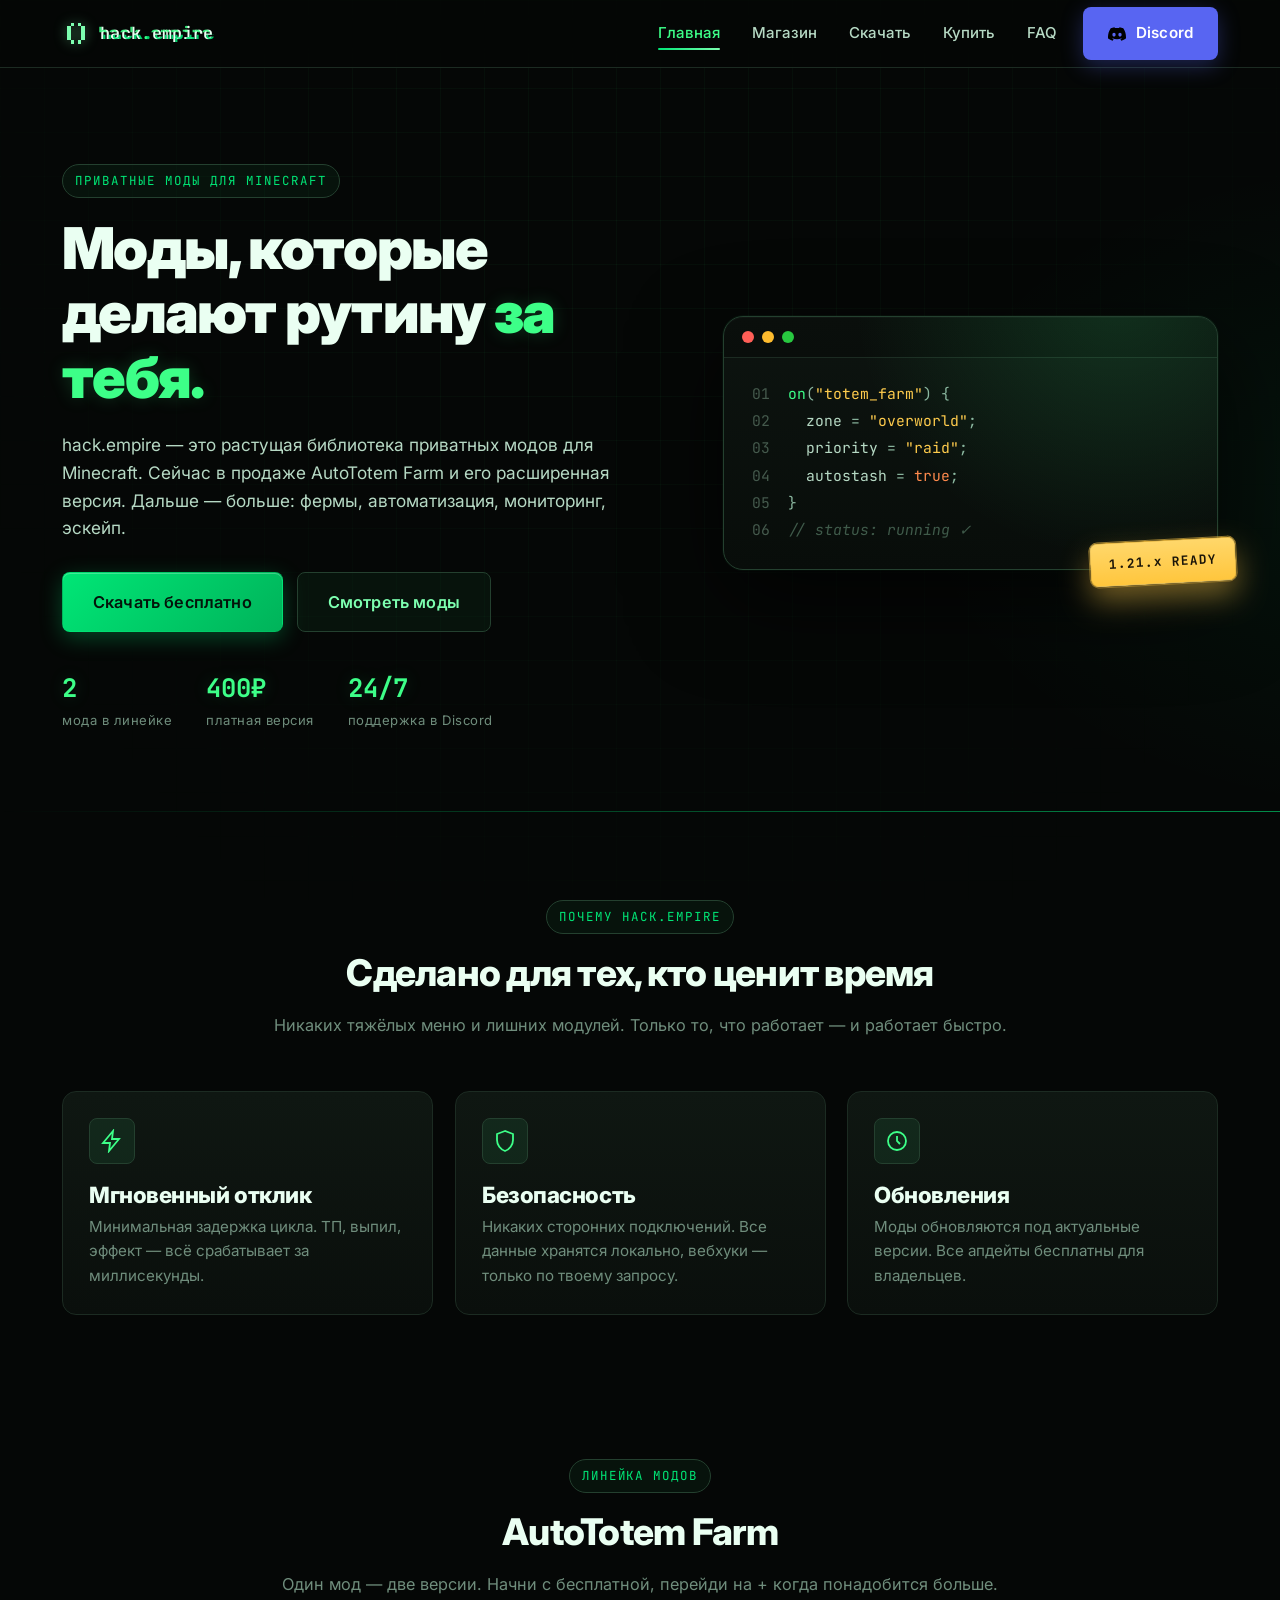
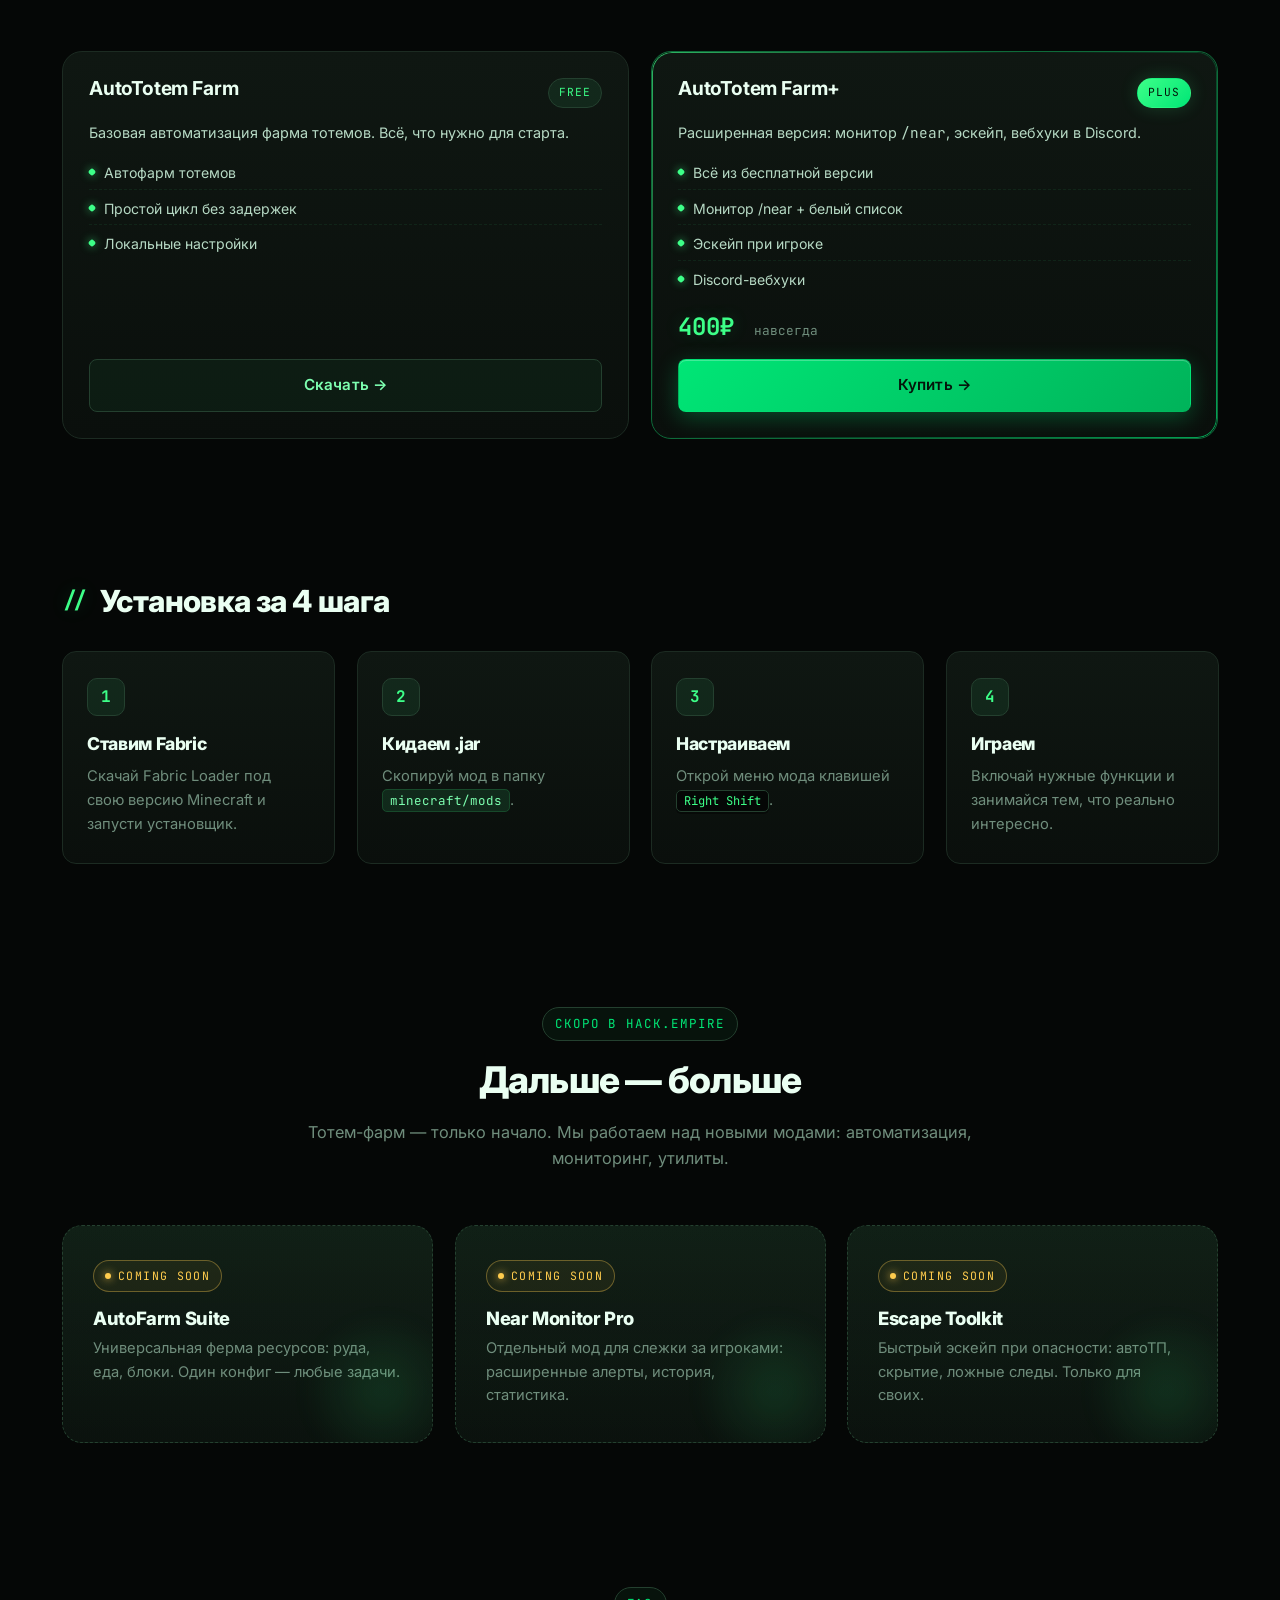
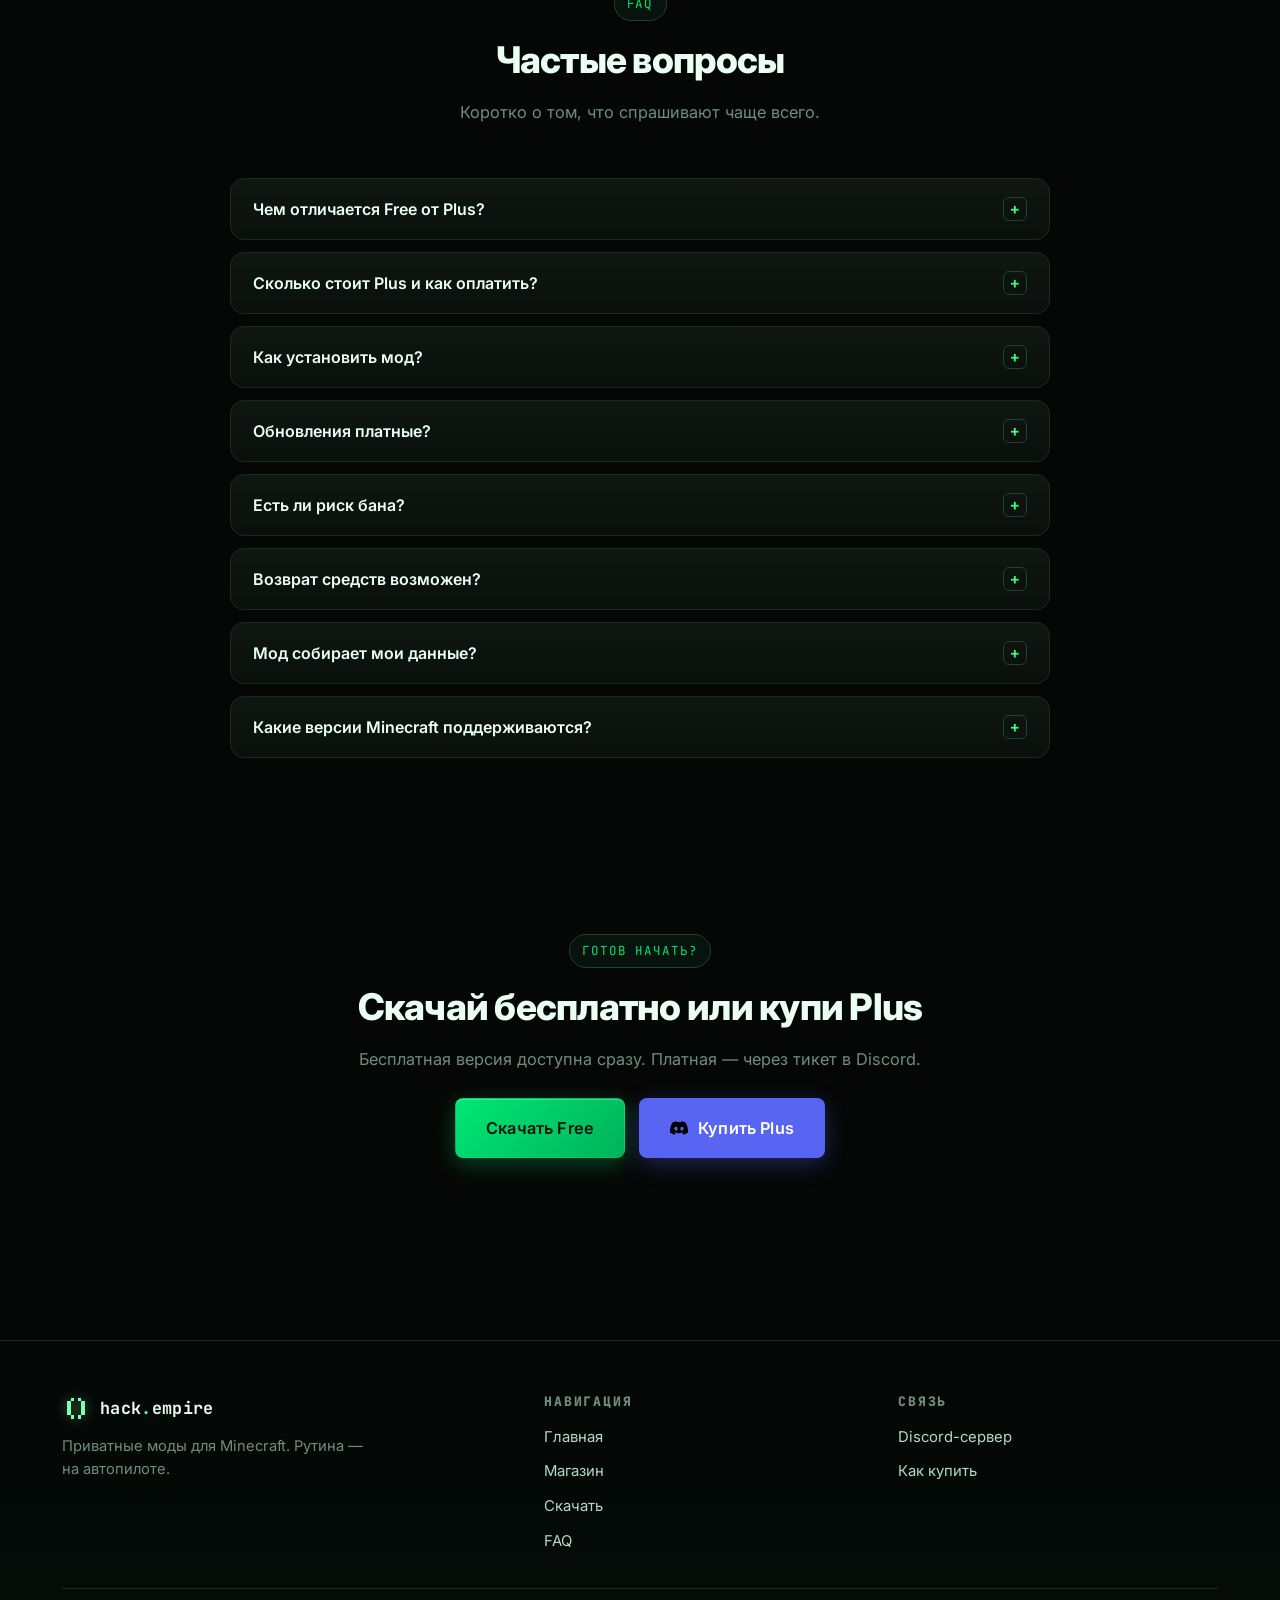
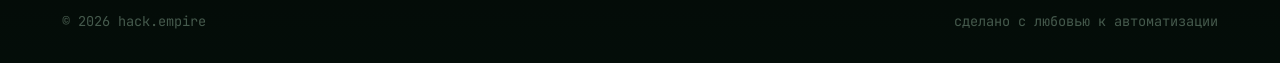
<file: index.html>
<!DOCTYPE html>
<html lang="ru">
<head>
<meta charset="UTF-8" />
<meta name="viewport" content="width=device-width, initial-scale=1" />
<meta http-equiv="X-Content-Type-Options" content="nosniff" />
<meta name="referrer" content="strict-origin-when-cross-origin" />
<title>hack.empire — моды, которые делают рутину за тебя</title>
<meta name="description" content="hack.empire — приватные моды для Minecraft. AutoTotem Farm бесплатно, AutoTotem Farm+ за 400₽. Скоро новые моды." />
<link rel="icon" href="data:image/svg+xml,%3Csvg xmlns='http://www.w3.org/2000/svg' viewBox='0 0 32 32'%3E%3Crect x='10' y='4' width='4' height='4' fill='%237dffb0'/%3E%3Crect x='18' y='4' width='4' height='4' fill='%237dffb0'/%3E%3Crect x='6' y='8' width='4' height='16' fill='%237dffb0'/%3E%3Crect x='22' y='8' width='4' height='16' fill='%237dffb0'/%3E%3Crect x='10' y='24' width='4' height='4' fill='%237dffb0'/%3E%3Crect x='18' y='24' width='4' height='4' fill='%237dffb0'/%3E%3C/svg%3E" />
<link rel="preconnect" href="https://fonts.googleapis.com" />
<link rel="preconnect" href="https://fonts.gstatic.com" crossorigin />
<link href="https://fonts.googleapis.com/css2?family=Inter:wght@400;500;600;700;800;900&family=JetBrains+Mono:wght@400;700&display=swap" rel="stylesheet" />
<link rel="stylesheet" href="css/base.css" />
<link rel="stylesheet" href="css/layout.css" />
<link rel="stylesheet" href="css/components.css" />
<link rel="stylesheet" href="css/animations.css" />
</head>
<body>

<header class="nav">
  <div class="nav__inner">
    <a class="nav__logo" href="index.html">
      <svg viewBox="0 0 32 32" shape-rendering="crispEdges" aria-hidden="true">
        <rect x="10" y="3"  width="4" height="4" fill="#7dffb0"/>
        <rect x="18" y="3"  width="4" height="4" fill="#7dffb0"/>
        <rect x="6"  y="7"  width="4" height="4" fill="#7dffb0"/>
        <rect x="22" y="7"  width="4" height="4" fill="#7dffb0"/>
        <rect x="6"  y="11" width="4" height="4" fill="#7dffb0"/>
        <rect x="22" y="11" width="4" height="4" fill="#7dffb0"/>
        <rect x="6"  y="15" width="4" height="4" fill="#7dffb0"/>
        <rect x="22" y="15" width="4" height="4" fill="#7dffb0"/>
        <rect x="6"  y="19" width="4" height="4" fill="#7dffb0"/>
        <rect x="22" y="19" width="4" height="4" fill="#7dffb0"/>
        <rect x="10" y="23" width="4" height="4" fill="#7dffb0"/>
        <rect x="18" y="23" width="4" height="4" fill="#7dffb0"/>
      </svg>
      <span class="glitch" data-text="hack.empire">hack<span class="dot">.</span>empire</span>
    </a>
    <button class="nav__burger" aria-label="Меню" aria-expanded="false"><span></span></button>
    <nav class="nav__links">
      <a class="nav__link is-active" href="index.html">Главная</a>
      <a class="nav__link" href="shop.html">Магазин</a>
      <a class="nav__link" href="download.html">Скачать</a>
      <a class="nav__link" href="buy.html">Купить</a>
      <a class="nav__link" href="faq.html">FAQ</a>
      <a class="btn btn--discord" href="https://discord.gg/tSu2F7nGtX" target="_blank" rel="noopener noreferrer" style="margin-left:8px;">
        <img src="assets/discord.svg" alt="" width="18" height="18" />
        Discord
      </a>
    </nav>
  </div>
</header>

<main class="page-enter">

  <section class="hero">
    <div class="container">
      <div class="hero__grid">
        <div class="reveal reveal--left">
          <span class="eyebrow">приватные моды для minecraft</span>
          <h1 class="hero__title">
            Моды, которые<br />
            делают рутину <span class="accent">за тебя.</span>
          </h1>
          <p class="hero__lead">
            hack.empire — это растущая библиотека приватных модов для Minecraft.
            Сейчас в продаже AutoTotem Farm и его расширенная версия. Дальше —
            больше: фермы, автоматизация, мониторинг, эскейп.
          </p>
          <div class="hero__actions">
            <a class="btn btn--primary btn--lg" href="download.html">Скачать бесплатно</a>
            <a class="btn btn--ghost btn--lg" href="shop.html">Смотреть моды</a>
          </div>
          <div class="hero__stats">
            <div class="stat">
              <div class="stat__num">2</div>
              <div class="stat__label">мода в линейке</div>
            </div>
            <div class="stat">
              <div class="stat__num">400₽</div>
              <div class="stat__label">платная версия</div>
            </div>
            <div class="stat">
              <div class="stat__num">24/7</div>
              <div class="stat__label">поддержка в Discord</div>
            </div>
          </div>
        </div>

        <div class="reveal reveal--right" data-delay="2">
          <div class="code-window-wrap">
            <div class="code-window">
              <div class="code-window__bar">
                <span class="code-window__dot code-window__dot--r"></span>
                <span class="code-window__dot code-window__dot--y"></span>
                <span class="code-window__dot code-window__dot--g"></span>
              </div>
              <div class="code-window__body">
                <div class="code-line"><span class="code-line__num">01</span><span class="code-line__code"><span class="tok-fn">on</span><span class="tok-punct">(</span><span class="tok-str">"totem_farm"</span><span class="tok-punct">) {</span></span></div>
                <div class="code-line"><span class="code-line__num">02</span><span class="code-line__code">  zone <span class="tok-punct">=</span> <span class="tok-str">"overworld"</span><span class="tok-punct">;</span></span></div>
                <div class="code-line"><span class="code-line__num">03</span><span class="code-line__code">  priority <span class="tok-punct">=</span> <span class="tok-str">"raid"</span><span class="tok-punct">;</span></span></div>
                <div class="code-line"><span class="code-line__num">04</span><span class="code-line__code">  autostash <span class="tok-punct">=</span> <span class="tok-bool">true</span><span class="tok-punct">;</span></span></div>
                <div class="code-line"><span class="code-line__num">05</span><span class="code-line__code"><span class="tok-punct">}</span></span></div>
                <div class="code-line"><span class="code-line__num">06</span><span class="code-line__code"><span class="tok-cmt">// status: running ✓</span></span></div>
              </div>
            </div>
            <div class="code-window__badge">1.21.x READY</div>
          </div>
        </div>
      </div>
    </div>
  </section>

  <div class="gradient-line"></div>

  <section class="section">
    <div class="container">
      <div class="section__head reveal">
        <span class="eyebrow">почему hack.empire</span>
        <h2>Сделано для тех, кто ценит время</h2>
        <p>Никаких тяжёлых меню и лишних модулей. Только то, что работает — и работает быстро.</p>
      </div>
      <div class="grid grid--3">
        <article class="card reveal" data-delay="1">
          <div class="card__icon">
            <svg viewBox="0 0 24 24" fill="none" stroke="currentColor" stroke-width="1.8"><path d="M13 2 3 14h7l-1 8 10-12h-7l1-8z"/></svg>
          </div>
          <h3>Мгновенный отклик</h3>
          <p>Минимальная задержка цикла. ТП, выпил, эффект — всё срабатывает за миллисекунды.</p>
        </article>
        <article class="card reveal" data-delay="2">
          <div class="card__icon">
            <svg viewBox="0 0 24 24" fill="none" stroke="currentColor" stroke-width="1.8"><path d="M12 2 4 5v6c0 5 3.4 9.4 8 11 4.6-1.6 8-6 8-11V5l-8-3z"/></svg>
          </div>
          <h3>Безопасность</h3>
          <p>Никаких сторонних подключений. Все данные хранятся локально, вебхуки — только по твоему запросу.</p>
        </article>
        <article class="card reveal" data-delay="3">
          <div class="card__icon">
            <svg viewBox="0 0 24 24" fill="none" stroke="currentColor" stroke-width="1.8"><circle cx="12" cy="12" r="9"/><path d="M12 7v5l3 3"/></svg>
          </div>
          <h3>Обновления</h3>
          <p>Моды обновляются под актуальные версии. Все апдейты бесплатны для владельцев.</p>
        </article>
      </div>
    </div>
  </section>

  <section class="section section--tight">
    <div class="container">
      <div class="section__head reveal">
        <span class="eyebrow">линейка модов</span>
        <h2>AutoTotem Farm</h2>
        <p>Один мод — две версии. Начни с бесплатной, перейди на + когда понадобится больше.</p>
      </div>

      <div class="grid grid--mods mods-equal">
        <a class="link-card reveal reveal--left" href="download.html">
          <article class="mod">
            <div class="mod__top">
              <h3 class="mod__name">AutoTotem Farm</h3>
              <span class="mod__tag mod__tag--free">Free</span>
            </div>
            <p class="mod__desc">Базовая автоматизация фарма тотемов. Всё, что нужно для старта.</p>
            <ul class="feature-list">
              <li>Автофарм тотемов</li>
              <li>Простой цикл без задержек</li>
              <li>Локальные настройки</li>
            </ul>
            <div class="mod__actions">
              <span class="btn btn--ghost btn--block">Скачать →</span>
            </div>
          </article>
        </a>

        <a class="link-card reveal reveal--right" href="shop.html">
          <article class="mod mod--paid">
            <div class="mod__top">
              <h3 class="mod__name">AutoTotem Farm+</h3>
              <span class="mod__tag mod__tag--paid">Plus</span>
            </div>
            <p class="mod__desc">Расширенная версия: монитор <span class="mono">/near</span>, эскейп, вебхуки в Discord.</p>
            <ul class="feature-list">
              <li>Всё из бесплатной версии</li>
              <li>Монитор /near + белый список</li>
              <li>Эскейп при игроке</li>
              <li>Discord-вебхуки</li>
            </ul>
            <div class="mod__price">400₽ <small>навсегда</small></div>
            <div class="mod__actions">
              <span class="btn btn--primary btn--block">Купить →</span>
            </div>
          </article>
        </a>
      </div>
    </div>
  </section>

  <section class="section">
    <div class="container">
      <div class="steps-head reveal">
        <span class="steps-head__hash">//</span>
        <h2>Установка за 4 шага</h2>
      </div>
      <div class="grid grid--4">
        <article class="step-card reveal" data-delay="1">
          <div class="step-card__num">1</div>
          <h3>Ставим Fabric</h3>
          <p>Скачай Fabric Loader под свою версию Minecraft и запусти установщик.</p>
        </article>
        <article class="step-card reveal" data-delay="2">
          <div class="step-card__num">2</div>
          <h3>Кидаем .jar</h3>
          <p>Скопируй мод в папку <code>minecraft/mods</code>.</p>
        </article>
        <article class="step-card reveal" data-delay="3">
          <div class="step-card__num">3</div>
          <h3>Настраиваем</h3>
          <p>Открой меню мода клавишей <kbd>Right Shift</kbd>.</p>
        </article>
        <article class="step-card reveal" data-delay="4">
          <div class="step-card__num">4</div>
          <h3>Играем</h3>
          <p>Включай нужные функции и занимайся тем, что реально интересно.</p>
        </article>
      </div>
    </div>
  </section>

  <section class="section section--tight">
    <div class="container">
      <div class="section__head reveal">
        <span class="eyebrow">скоро в hack.empire</span>
        <h2>Дальше — больше</h2>
        <p>Тотем-фарм — только начало. Мы работаем над новыми модами: автоматизация, мониторинг, утилиты.</p>
      </div>
      <div class="grid grid--3">
        <article class="soon reveal" data-delay="1">
          <span class="soon__tag"><span class="pulse-dot"></span>coming soon</span>
          <h3>AutoFarm Suite</h3>
          <p>Универсальная ферма ресурсов: руда, еда, блоки. Один конфиг — любые задачи.</p>
          <span class="soon__blur" aria-hidden="true"></span>
        </article>
        <article class="soon reveal" data-delay="2">
          <span class="soon__tag"><span class="pulse-dot"></span>coming soon</span>
          <h3>Near Monitor Pro</h3>
          <p>Отдельный мод для слежки за игроками: расширенные алерты, история, статистика.</p>
          <span class="soon__blur" aria-hidden="true"></span>
        </article>
        <article class="soon reveal" data-delay="3">
          <span class="soon__tag"><span class="pulse-dot"></span>coming soon</span>
          <h3>Escape Toolkit</h3>
          <p>Быстрый эскейп при опасности: автоТП, скрытие, ложные следы. Только для своих.</p>
          <span class="soon__blur" aria-hidden="true"></span>
        </article>
      </div>
    </div>
  </section>

  <section class="section">
    <div class="container">
      <div class="section__head reveal">
        <span class="eyebrow">faq</span>
        <h2>Частые вопросы</h2>
        <p>Коротко о том, что спрашивают чаще всего.</p>
      </div>

      <div class="faq">
        <div class="faq__item reveal">
          <button class="faq__q" type="button">
            Чем отличается Free от Plus?
            <span class="icon">+</span>
          </button>
          <div class="faq__a">
            <div class="faq__a-inner">
              <p>Free — это базовый автофарм тотемов. Plus добавляет монитор <span class="mono">/near</span> с белым списком ников, эскейп при появлении игрока, а также уведомления в Discord через вебхук (near, циклы, низкое HP, голод, смерть, заклин).</p>
            </div>
          </div>
        </div>

        <div class="faq__item reveal">
          <button class="faq__q" type="button">
            Сколько стоит Plus и как оплатить?
            <span class="icon">+</span>
          </button>
          <div class="faq__a">
            <div class="faq__a-inner">
              <p>AutoTotem Farm+ стоит 400₽. Оплата производится через Discord-тикет на официальном сервере. Пошаговая инструкция — на странице <a href="buy.html">«Купить»</a>.</p>
            </div>
          </div>
        </div>

        <div class="faq__item reveal">
          <button class="faq__q" type="button">
            Как установить мод?
            <span class="icon">+</span>
          </button>
          <div class="faq__a">
            <div class="faq__a-inner">
              <p>Распакуй архив, положи .jar-файл в папку <span class="mono">mods</span> твоего лаунчера (Fabric/Forge — в зависимости от версии). Запусти игру, открой меню мода и настрой параметры под себя.</p>
            </div>
          </div>
        </div>

        <div class="faq__item reveal">
          <button class="faq__q" type="button">
            Обновления платные?
            <span class="icon">+</span>
          </button>
          <div class="faq__a">
            <div class="faq__a-inner">
              <p>Нет. Все обновления AutoTotem Farm+ бесплатны для владельцев. Как только выходит новая версия — она появляется в тикете или в закрытом канале.</p>
            </div>
          </div>
        </div>

        <div class="faq__item reveal">
          <button class="faq__q" type="button">
            Есть ли риск бана?
            <span class="icon">+</span>
          </button>
          <div class="faq__a">
            <div class="faq__a-inner">
              <p>Мод использует только игровые действия, которые выполняет сам игрок. Однако любой автоматизированный мод может нарушать правила конкретного сервера. Ответственность за использование лежит на тебе — читай правила сервера, где играешь.</p>
            </div>
          </div>
        </div>

        <div class="faq__item reveal">
          <button class="faq__q" type="button">
            Возврат средств возможен?
            <span class="icon">+</span>
          </button>
          <div class="faq__a">
            <div class="faq__a-inner">
              <p>Возврат возможен только в случае, если мод не работает по нашей вине и мы не смогли решить проблему. Все вопросы — через тикет в Discord.</p>
            </div>
          </div>
        </div>

        <div class="faq__item reveal">
          <button class="faq__q" type="button">
            Мод собирает мои данные?
            <span class="icon">+</span>
          </button>
          <div class="faq__a">
            <div class="faq__a-inner">
              <p>Нет. Все настройки хранятся локально. Единственное внешнее подключение — Discord-вебхук, который ты сам включаешь и указываешь. Если вебхук не настроен — мод никуда не отправляет данные.</p>
            </div>
          </div>
        </div>

        <div class="faq__item reveal">
          <button class="faq__q" type="button">
            Какие версии Minecraft поддерживаются?
            <span class="icon">+</span>
          </button>
          <div class="faq__a">
            <div class="faq__a-inner">
              <p>Актуальный список поддерживаемых версий и ядер — в Discord-сервере в канале с релизами. Если твоей версии нет — напиши в тикет, добавим.</p>
            </div>
          </div>
        </div>
      </div>
    </div>
  </section>

  <section class="section">
    <div class="container">
      <div class="section__head reveal">
        <span class="eyebrow">готов начать?</span>
        <h2>Скачай бесплатно или купи Plus</h2>
        <p>Бесплатная версия доступна сразу. Платная — через тикет в Discord.</p>
        <div style="display:flex;gap:14px;justify-content:center;flex-wrap:wrap;margin-top:26px;">
          <a class="btn btn--primary btn--lg" href="download.html">Скачать Free</a>
          <a class="btn btn--discord btn--lg" href="buy.html">
            <img src="assets/discord.svg" alt="" width="18" height="18" />
            Купить Plus
          </a>
        </div>
      </div>
    </div>
  </section>

</main>

<footer class="footer">
  <div class="container">
    <div class="footer__grid">
      <div class="footer__brand">
        <a class="nav__logo" href="index.html" style="margin-bottom:12px;">
          <svg viewBox="0 0 32 32" shape-rendering="crispEdges" width="28" height="28" aria-hidden="true">
            <rect x="10" y="3"  width="4" height="4" fill="#7dffb0"/>
            <rect x="18" y="3"  width="4" height="4" fill="#7dffb0"/>
            <rect x="6"  y="7"  width="4" height="4" fill="#7dffb0"/>
            <rect x="22" y="7"  width="4" height="4" fill="#7dffb0"/>
            <rect x="6"  y="11" width="4" height="4" fill="#7dffb0"/>
            <rect x="22" y="11" width="4" height="4" fill="#7dffb0"/>
            <rect x="6"  y="15" width="4" height="4" fill="#7dffb0"/>
            <rect x="22" y="15" width="4" height="4" fill="#7dffb0"/>
            <rect x="6"  y="19" width="4" height="4" fill="#7dffb0"/>
            <rect x="22" y="19" width="4" height="4" fill="#7dffb0"/>
            <rect x="10" y="23" width="4" height="4" fill="#7dffb0"/>
            <rect x="18" y="23" width="4" height="4" fill="#7dffb0"/>
          </svg>
          <span>hack<span class="dot" style="color:var(--green-1)">.</span>empire</span>
        </a>
        <p>Приватные моды для Minecraft. Рутина — на автопилоте.</p>
      </div>
      <div>
        <h4>Навигация</h4>
        <ul class="footer__list">
          <li><a href="index.html">Главная</a></li>
          <li><a href="shop.html">Магазин</a></li>
          <li><a href="download.html">Скачать</a></li>
          <li><a href="faq.html">FAQ</a></li>
        </ul>
      </div>
      <div>
        <h4>Связь</h4>
        <ul class="footer__list">
          <li><a href="https://discord.gg/tSu2F7nGtX" target="_blank" rel="noopener noreferrer">Discord-сервер</a></li>
          <li><a href="buy.html">Как купить</a></li>
        </ul>
      </div>
    </div>
    <div class="footer__bottom">
      <span>© <span data-year>2025</span> hack.empire</span>
      <span>сделано с любовью к автоматизации</span>
    </div>
  </div>
</footer>

<script src="js/main.js"></script>
<script src="js/reveal.js"></script>
<script src="js/faq.js"></script>
<script src="js/glitch.js"></script>
</body>
</html>
</file>
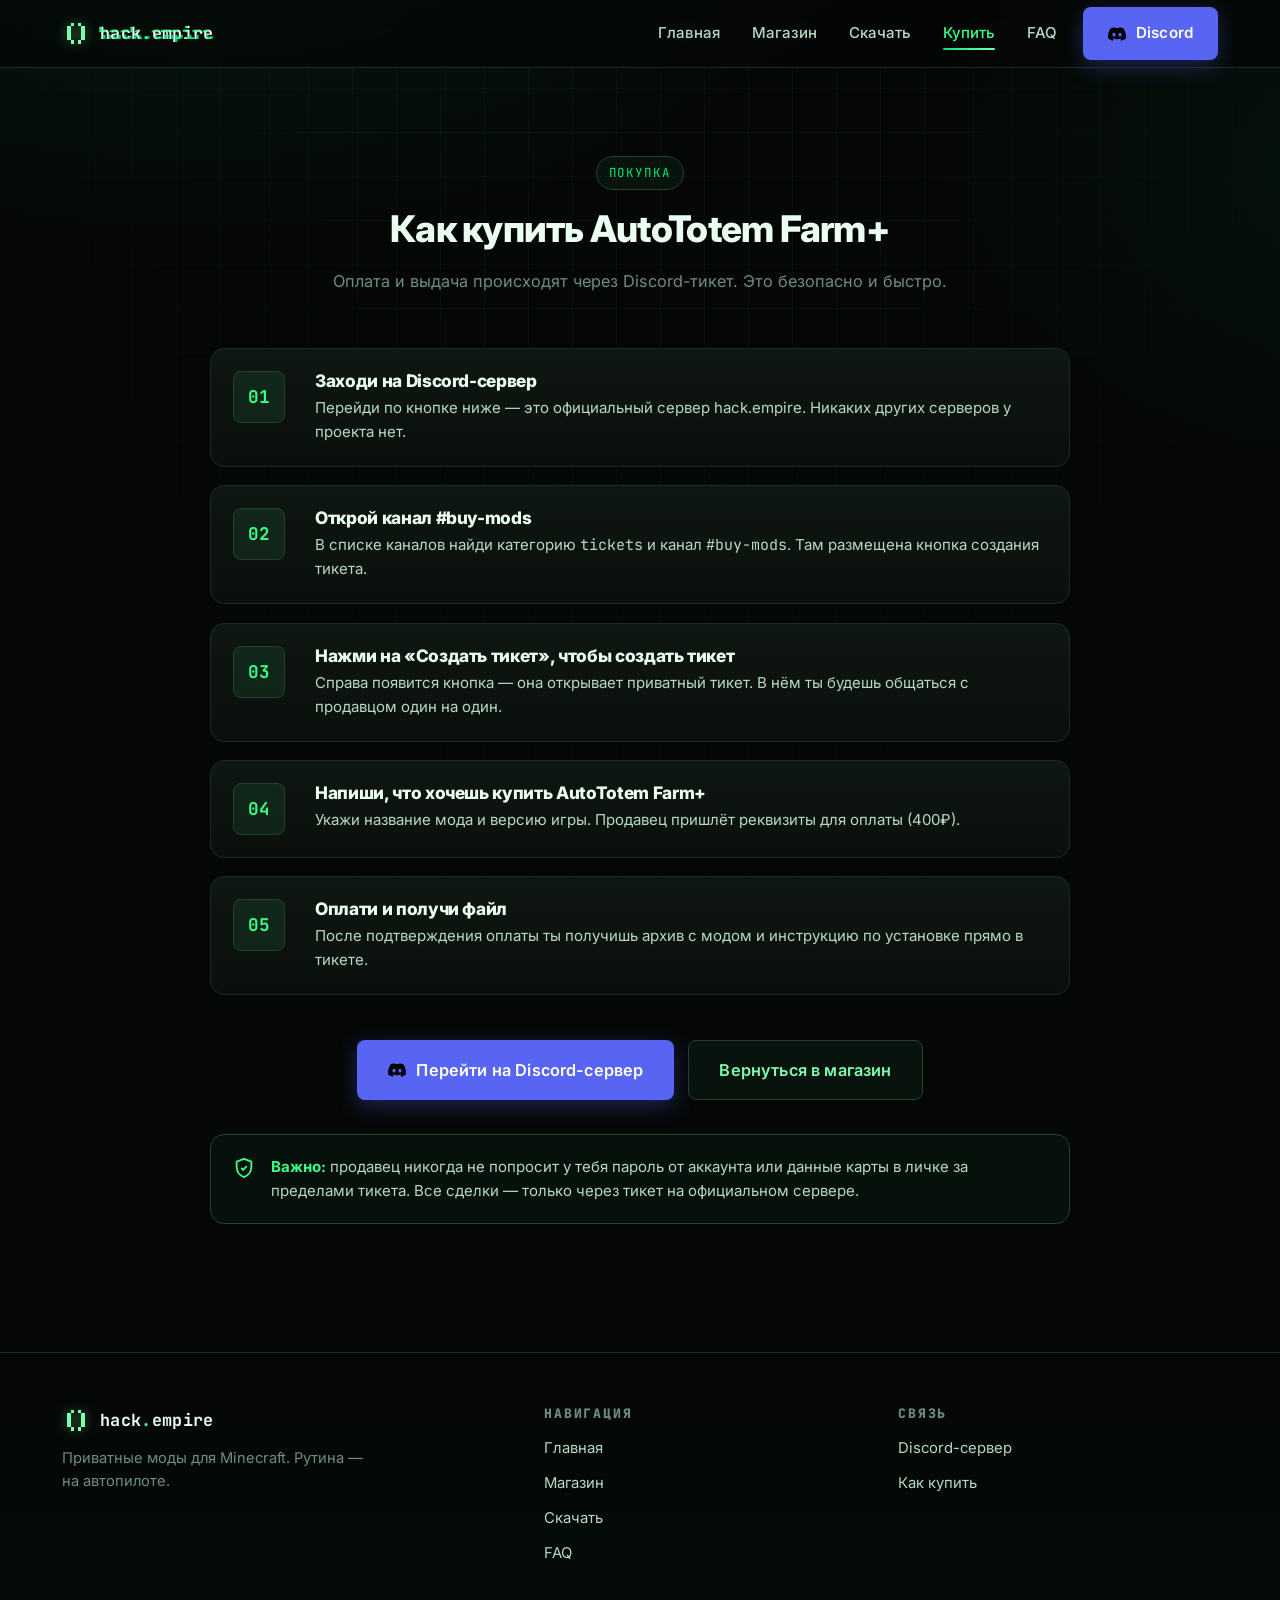
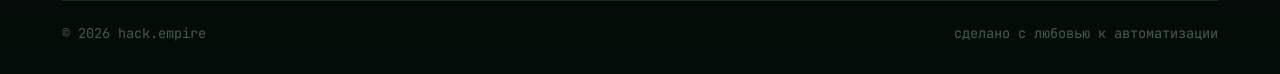
<file: buy.html>
<!DOCTYPE html>
<html lang="ru">
<head>
<meta charset="UTF-8" />
<meta name="viewport" content="width=device-width, initial-scale=1" />
<meta http-equiv="X-Content-Type-Options" content="nosniff" />
<meta name="referrer" content="strict-origin-when-cross-origin" />
<title>Как купить AutoTotem Farm+ — hack.empire</title>
<meta name="description" content="Пошаговая инструкция покупки AutoTotem Farm+ через Discord-тикет." />
<link rel="icon" href="data:image/svg+xml,%3Csvg xmlns='http://www.w3.org/2000/svg' viewBox='0 0 32 32'%3E%3Crect x='10' y='4' width='4' height='4' fill='%237dffb0'/%3E%3Crect x='18' y='4' width='4' height='4' fill='%237dffb0'/%3E%3Crect x='6' y='8' width='4' height='16' fill='%237dffb0'/%3E%3Crect x='22' y='8' width='4' height='16' fill='%237dffb0'/%3E%3Crect x='10' y='24' width='4' height='4' fill='%237dffb0'/%3E%3Crect x='18' y='24' width='4' height='4' fill='%237dffb0'/%3E%3C/svg%3E" />
<link rel="preconnect" href="https://fonts.googleapis.com" />
<link rel="preconnect" href="https://fonts.gstatic.com" crossorigin />
<link href="https://fonts.googleapis.com/css2?family=Inter:wght@400;500;600;700;800;900&family=JetBrains+Mono:wght@400;700&display=swap" rel="stylesheet" />
<link rel="stylesheet" href="css/base.css" />
<link rel="stylesheet" href="css/layout.css" />
<link rel="stylesheet" href="css/components.css" />
<link rel="stylesheet" href="css/animations.css" />
</head>
<body>

<header class="nav">
  <div class="nav__inner">
    <a class="nav__logo" href="index.html">
      <svg viewBox="0 0 32 32" shape-rendering="crispEdges" aria-hidden="true">
        <rect x="10" y="3"  width="4" height="4" fill="#7dffb0"/>
        <rect x="18" y="3"  width="4" height="4" fill="#7dffb0"/>
        <rect x="6"  y="7"  width="4" height="4" fill="#7dffb0"/>
        <rect x="22" y="7"  width="4" height="4" fill="#7dffb0"/>
        <rect x="6"  y="11" width="4" height="4" fill="#7dffb0"/>
        <rect x="22" y="11" width="4" height="4" fill="#7dffb0"/>
        <rect x="6"  y="15" width="4" height="4" fill="#7dffb0"/>
        <rect x="22" y="15" width="4" height="4" fill="#7dffb0"/>
        <rect x="6"  y="19" width="4" height="4" fill="#7dffb0"/>
        <rect x="22" y="19" width="4" height="4" fill="#7dffb0"/>
        <rect x="10" y="23" width="4" height="4" fill="#7dffb0"/>
        <rect x="18" y="23" width="4" height="4" fill="#7dffb0"/>
      </svg>
      <span class="glitch" data-text="hack.empire">hack<span class="dot">.</span>empire</span>
    </a>
    <button class="nav__burger" aria-label="Меню" aria-expanded="false"><span></span></button>
    <nav class="nav__links">
      <a class="nav__link" href="index.html">Главная</a>
      <a class="nav__link" href="shop.html">Магазин</a>
      <a class="nav__link" href="download.html">Скачать</a>
      <a class="nav__link is-active" href="buy.html">Купить</a>
      <a class="nav__link" href="faq.html">FAQ</a>
      <a class="btn btn--discord" href="https://discord.gg/tSu2F7nGtX" target="_blank" rel="noopener noreferrer" style="margin-left:8px;">
        <img src="assets/discord.svg" alt="" width="18" height="18" />
        Discord
      </a>
    </nav>
  </div>
</header>

<main class="page-enter">

  <section class="section">
    <div class="container">
      <div class="section__head reveal">
        <span class="eyebrow">покупка</span>
        <h2>Как купить AutoTotem Farm+</h2>
        <p>Оплата и выдача происходят через Discord-тикет. Это безопасно и быстро.</p>
      </div>

      <div class="steps">
        <div class="step reveal" data-delay="1">
          <div class="step__num"></div>
          <div>
            <h3>Заходи на Discord-сервер</h3>
            <p>Перейди по кнопке ниже — это официальный сервер hack.empire. Никаких других серверов у проекта нет.</p>
          </div>
        </div>

        <div class="step reveal" data-delay="2">
          <div class="step__num"></div>
          <div>
            <h3>Открой канал #buy-mods</h3>
            <p>В списке каналов найди категорию <span class="mono">tickets</span> и канал <span class="mono">#buy-mods</span>. Там размещена кнопка создания тикета.</p>
          </div>
        </div>

        <div class="step reveal" data-delay="3">
          <div class="step__num"></div>
          <div>
            <h3>Нажми на «Создать тикет», чтобы создать тикет</h3>
            <p>Справа появится кнопка — она открывает приватный тикет. В нём ты будешь общаться с продавцом один на один.</p>
          </div>
        </div>

        <div class="step reveal" data-delay="4">
          <div class="step__num"></div>
          <div>
            <h3>Напиши, что хочешь купить AutoTotem Farm+</h3>
            <p>Укажи название мода и версию игры. Продавец пришлёт реквизиты для оплаты (400₽).</p>
          </div>
        </div>

        <div class="step reveal" data-delay="5">
          <div class="step__num"></div>
          <div>
            <h3>Оплати и получи файл</h3>
            <p>После подтверждения оплаты ты получишь архив с модом и инструкцию по установке прямо в тикете.</p>
          </div>
        </div>
      </div>

      <div style="max-width:860px;margin:44px auto 0;display:flex;gap:14px;flex-wrap:wrap;justify-content:center;" class="reveal">
        <a class="btn btn--discord btn--lg" href="https://discord.gg/tSu2F7nGtX" target="_blank" rel="noopener noreferrer">
          <img src="assets/discord.svg" alt="" width="20" height="20" />
          Перейти на Discord-сервер
        </a>
        <a class="btn btn--ghost btn--lg" href="shop.html">Вернуться в магазин</a>
      </div>

      <div style="max-width:860px;margin:34px auto 0;" class="reveal">
        <div class="callout">
          <svg viewBox="0 0 24 24" fill="none" stroke="currentColor" stroke-width="2"><path d="M12 2 4 5v6c0 5 3.4 9.4 8 11 4.6-1.6 8-6 8-11V5l-8-3z"/><path d="m9 12 2 2 4-4"/></svg>
          <p>
            <strong style="color:var(--green-1)">Важно:</strong>
            продавец никогда не попросит у тебя пароль от аккаунта или данные карты в личке за пределами тикета.
            Все сделки — только через тикет на официальном сервере.
          </p>
        </div>
      </div>
    </div>
  </section>

</main>

<footer class="footer">
  <div class="container">
    <div class="footer__grid">
      <div class="footer__brand">
        <a class="nav__logo" href="index.html" style="margin-bottom:12px;">
          <svg viewBox="0 0 32 32" shape-rendering="crispEdges" width="28" height="28" aria-hidden="true">
            <rect x="10" y="3"  width="4" height="4" fill="#7dffb0"/>
            <rect x="18" y="3"  width="4" height="4" fill="#7dffb0"/>
            <rect x="6"  y="7"  width="4" height="4" fill="#7dffb0"/>
            <rect x="22" y="7"  width="4" height="4" fill="#7dffb0"/>
            <rect x="6"  y="11" width="4" height="4" fill="#7dffb0"/>
            <rect x="22" y="11" width="4" height="4" fill="#7dffb0"/>
            <rect x="6"  y="15" width="4" height="4" fill="#7dffb0"/>
            <rect x="22" y="15" width="4" height="4" fill="#7dffb0"/>
            <rect x="6"  y="19" width="4" height="4" fill="#7dffb0"/>
            <rect x="22" y="19" width="4" height="4" fill="#7dffb0"/>
            <rect x="10" y="23" width="4" height="4" fill="#7dffb0"/>
            <rect x="18" y="23" width="4" height="4" fill="#7dffb0"/>
          </svg>
          <span>hack<span class="dot" style="color:var(--green-1)">.</span>empire</span>
        </a>
        <p>Приватные моды для Minecraft. Рутина — на автопилоте.</p>
      </div>
      <div>
        <h4>Навигация</h4>
        <ul class="footer__list">
          <li><a href="index.html">Главная</a></li>
          <li><a href="shop.html">Магазин</a></li>
          <li><a href="download.html">Скачать</a></li>
          <li><a href="faq.html">FAQ</a></li>
        </ul>
      </div>
      <div>
        <h4>Связь</h4>
        <ul class="footer__list">
          <li><a href="https://discord.gg/tSu2F7nGtX" target="_blank" rel="noopener noreferrer">Discord-сервер</a></li>
          <li><a href="buy.html">Как купить</a></li>
        </ul>
      </div>
    </div>
    <div class="footer__bottom">
      <span>© <span data-year>2025</span> hack.empire</span>
      <span>сделано с любовью к автоматизации</span>
    </div>
  </div>
</footer>

<script src="js/main.js"></script>
<script src="js/reveal.js"></script>
<script src="js/faq.js"></script>
<script src="js/glitch.js"></script>
</body>
</html>
</file>
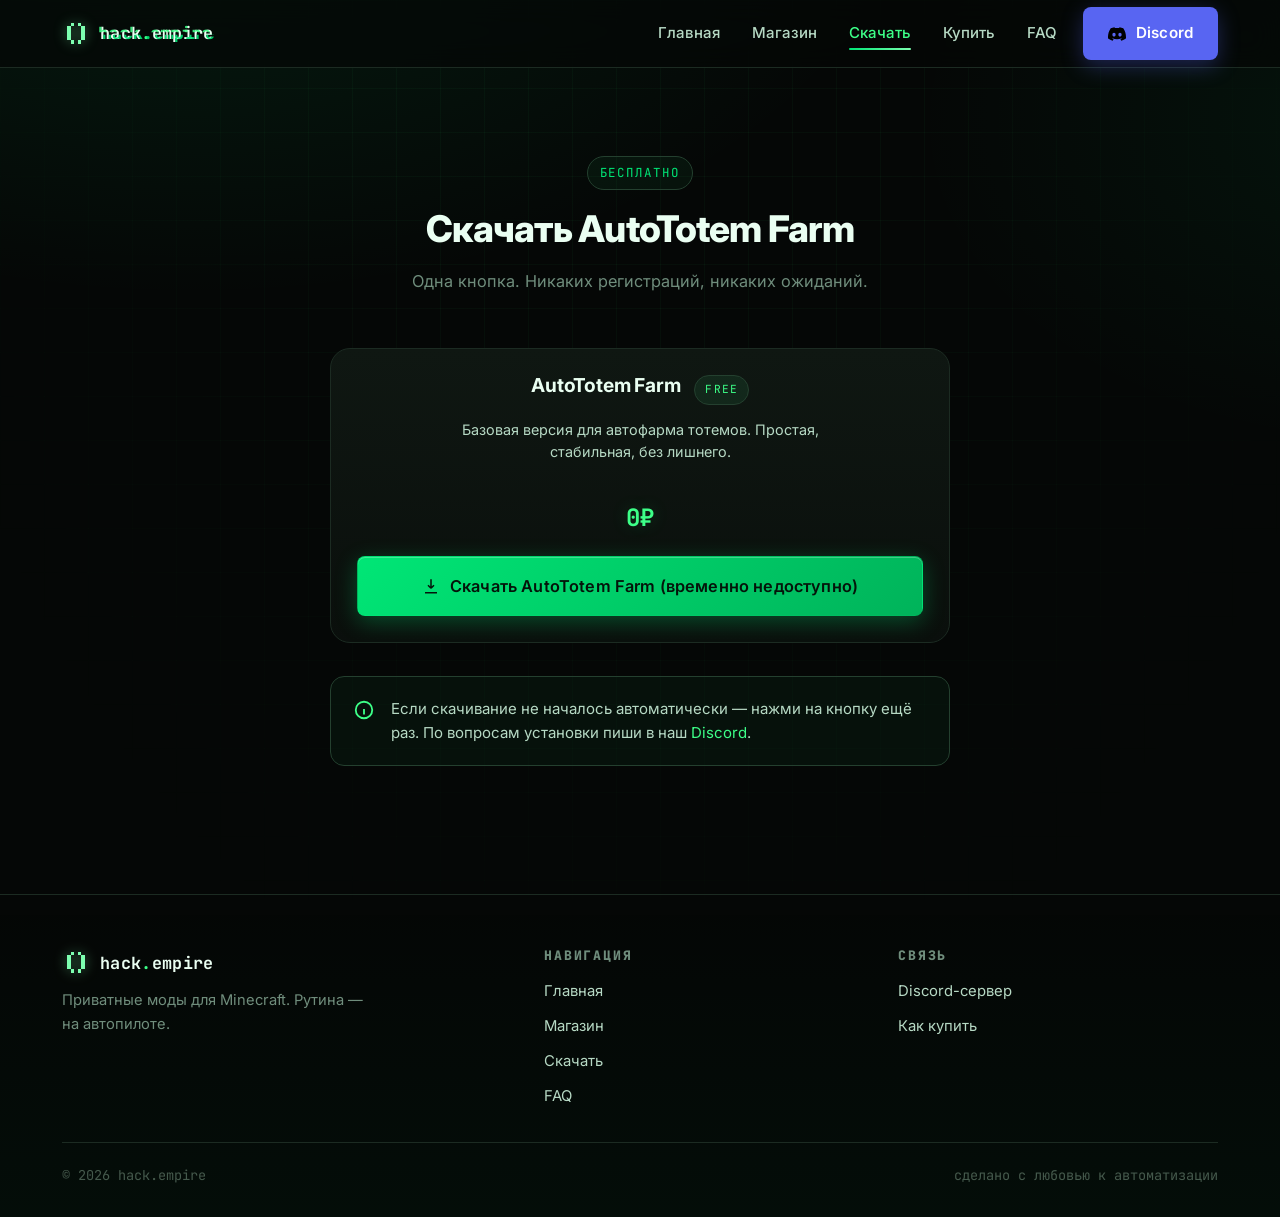
<file: download.html>
<!DOCTYPE html>
<html lang="ru">
<head>
<meta charset="UTF-8" />
<meta name="viewport" content="width=device-width, initial-scale=1" />
<meta http-equiv="X-Content-Type-Options" content="nosniff" />
<meta name="referrer" content="strict-origin-when-cross-origin" />
<title>Скачать AutoTotem Farm — hack.empire</title>
<meta name="description" content="Бесплатное скачивание AutoTotem Farm. Одна кнопка — и мод у тебя." />
<link rel="icon" href="data:image/svg+xml,%3Csvg xmlns='http://www.w3.org/2000/svg' viewBox='0 0 32 32'%3E%3Crect x='10' y='4' width='4' height='4' fill='%237dffb0'/%3E%3Crect x='18' y='4' width='4' height='4' fill='%237dffb0'/%3E%3Crect x='6' y='8' width='4' height='16' fill='%237dffb0'/%3E%3Crect x='22' y='8' width='4' height='16' fill='%237dffb0'/%3E%3Crect x='10' y='24' width='4' height='4' fill='%237dffb0'/%3E%3Crect x='18' y='24' width='4' height='4' fill='%237dffb0'/%3E%3C/svg%3E" />
<link rel="preconnect" href="https://fonts.googleapis.com" />
<link rel="preconnect" href="https://fonts.gstatic.com" crossorigin />
<link href="https://fonts.googleapis.com/css2?family=Inter:wght@400;500;600;700;800;900&family=JetBrains+Mono:wght@400;700&display=swap" rel="stylesheet" />
<link rel="stylesheet" href="css/base.css" />
<link rel="stylesheet" href="css/layout.css" />
<link rel="stylesheet" href="css/components.css" />
<link rel="stylesheet" href="css/animations.css" />
</head>
<body>

<header class="nav">
  <div class="nav__inner">
    <a class="nav__logo" href="index.html">
      <svg viewBox="0 0 32 32" shape-rendering="crispEdges" aria-hidden="true">
        <rect x="10" y="3"  width="4" height="4" fill="#7dffb0"/>
        <rect x="18" y="3"  width="4" height="4" fill="#7dffb0"/>
        <rect x="6"  y="7"  width="4" height="4" fill="#7dffb0"/>
        <rect x="22" y="7"  width="4" height="4" fill="#7dffb0"/>
        <rect x="6"  y="11" width="4" height="4" fill="#7dffb0"/>
        <rect x="22" y="11" width="4" height="4" fill="#7dffb0"/>
        <rect x="6"  y="15" width="4" height="4" fill="#7dffb0"/>
        <rect x="22" y="15" width="4" height="4" fill="#7dffb0"/>
        <rect x="6"  y="19" width="4" height="4" fill="#7dffb0"/>
        <rect x="22" y="19" width="4" height="4" fill="#7dffb0"/>
        <rect x="10" y="23" width="4" height="4" fill="#7dffb0"/>
        <rect x="18" y="23" width="4" height="4" fill="#7dffb0"/>
      </svg>
      <span class="glitch" data-text="hack.empire">hack<span class="dot">.</span>empire</span>
    </a>
    <button class="nav__burger" aria-label="Меню" aria-expanded="false"><span></span></button>
    <nav class="nav__links">
      <a class="nav__link" href="index.html">Главная</a>
      <a class="nav__link" href="shop.html">Магазин</a>
      <a class="nav__link is-active" href="download.html">Скачать</a>
      <a class="nav__link" href="buy.html">Купить</a>
      <a class="nav__link" href="faq.html">FAQ</a>
      <a class="btn btn--discord" href="https://discord.gg/tSu2F7nGtX" target="_blank" rel="noopener noreferrer" style="margin-left:8px;">
        <img src="assets/discord.svg" alt="" width="18" height="18" />
        Discord
      </a>
    </nav>
  </div>
</header>

<main class="page-enter">

  <section class="section">
    <div class="container">
      <div class="section__head reveal">
        <span class="eyebrow">бесплатно</span>
        <h2>Скачать AutoTotem Farm</h2>
        <p>Одна кнопка. Никаких регистраций, никаких ожиданий.</p>
      </div>

      <div style="max-width:620px;margin:0 auto;">
        <article class="mod reveal reveal--scale" style="text-align:center;">
          <div class="mod__top" style="justify-content:center;">
            <h3 class="mod__name">AutoTotem Farm</h3>
            <span class="mod__tag mod__tag--free">Free</span>
          </div>
          <p class="mod__desc" style="max-width:440px;margin:0 auto 26px;">
            Базовая версия для автофарма тотемов. Простая, стабильная, без лишнего.
          </p>

          <div class="mod__price" style="margin-bottom:26px;">0₽</div>

          <a class="btn btn--primary btn--lg btn--block"
             href="freemods/AutoTotemFarm.zip"
             download="AutoTotemFarm.zip"
             rel="noopener">
            <svg viewBox="0 0 24 24" fill="none" stroke="currentColor" stroke-width="2" width="20" height="20">
              <path d="M12 3v12m0 0-4-4m4 4 4-4M4 21h16"/>
            </svg>
            Скачать AutoTotem Farm (временно недоступно)
          </a>
        </article>
      </div>

      <div style="max-width:620px;margin:34px auto 0;" class="reveal">
        <div class="callout">
          <svg viewBox="0 0 24 24" fill="none" stroke="currentColor" stroke-width="2"><circle cx="12" cy="12" r="9"/><path d="M12 8h.01M11 12h1v4h1"/></svg>
          <p>
            Если скачивание не началось автоматически — нажми на кнопку ещё раз.
            По вопросам установки пиши в наш <a href="https://discord.gg/tSu2F7nGtX" target="_blank" rel="noopener noreferrer">Discord</a>.
          </p>
        </div>
      </div>
    </div>
  </section>

</main>

<footer class="footer">
  <div class="container">
    <div class="footer__grid">
      <div class="footer__brand">
        <a class="nav__logo" href="index.html" style="margin-bottom:12px;">
          <svg viewBox="0 0 32 32" shape-rendering="crispEdges" width="28" height="28" aria-hidden="true">
            <rect x="10" y="3"  width="4" height="4" fill="#7dffb0"/>
            <rect x="18" y="3"  width="4" height="4" fill="#7dffb0"/>
            <rect x="6"  y="7"  width="4" height="4" fill="#7dffb0"/>
            <rect x="22" y="7"  width="4" height="4" fill="#7dffb0"/>
            <rect x="6"  y="11" width="4" height="4" fill="#7dffb0"/>
            <rect x="22" y="11" width="4" height="4" fill="#7dffb0"/>
            <rect x="6"  y="15" width="4" height="4" fill="#7dffb0"/>
            <rect x="22" y="15" width="4" height="4" fill="#7dffb0"/>
            <rect x="6"  y="19" width="4" height="4" fill="#7dffb0"/>
            <rect x="22" y="19" width="4" height="4" fill="#7dffb0"/>
            <rect x="10" y="23" width="4" height="4" fill="#7dffb0"/>
            <rect x="18" y="23" width="4" height="4" fill="#7dffb0"/>
          </svg>
          <span>hack<span class="dot" style="color:var(--green-1)">.</span>empire</span>
        </a>
        <p>Приватные моды для Minecraft. Рутина — на автопилоте.</p>
      </div>
      <div>
        <h4>Навигация</h4>
        <ul class="footer__list">
          <li><a href="index.html">Главная</a></li>
          <li><a href="shop.html">Магазин</a></li>
          <li><a href="download.html">Скачать</a></li>
          <li><a href="faq.html">FAQ</a></li>
        </ul>
      </div>
      <div>
        <h4>Связь</h4>
        <ul class="footer__list">
          <li><a href="https://discord.gg/tSu2F7nGtX" target="_blank" rel="noopener noreferrer">Discord-сервер</a></li>
          <li><a href="buy.html">Как купить</a></li>
        </ul>
      </div>
    </div>
    <div class="footer__bottom">
      <span>© <span data-year>2025</span> hack.empire</span>
      <span>сделано с любовью к автоматизации</span>
    </div>
  </div>
</footer>

<script src="js/main.js"></script>
<script src="js/reveal.js"></script>
<script src="js/faq.js"></script>
<script src="js/glitch.js"></script>
</body>
</html>
</file>
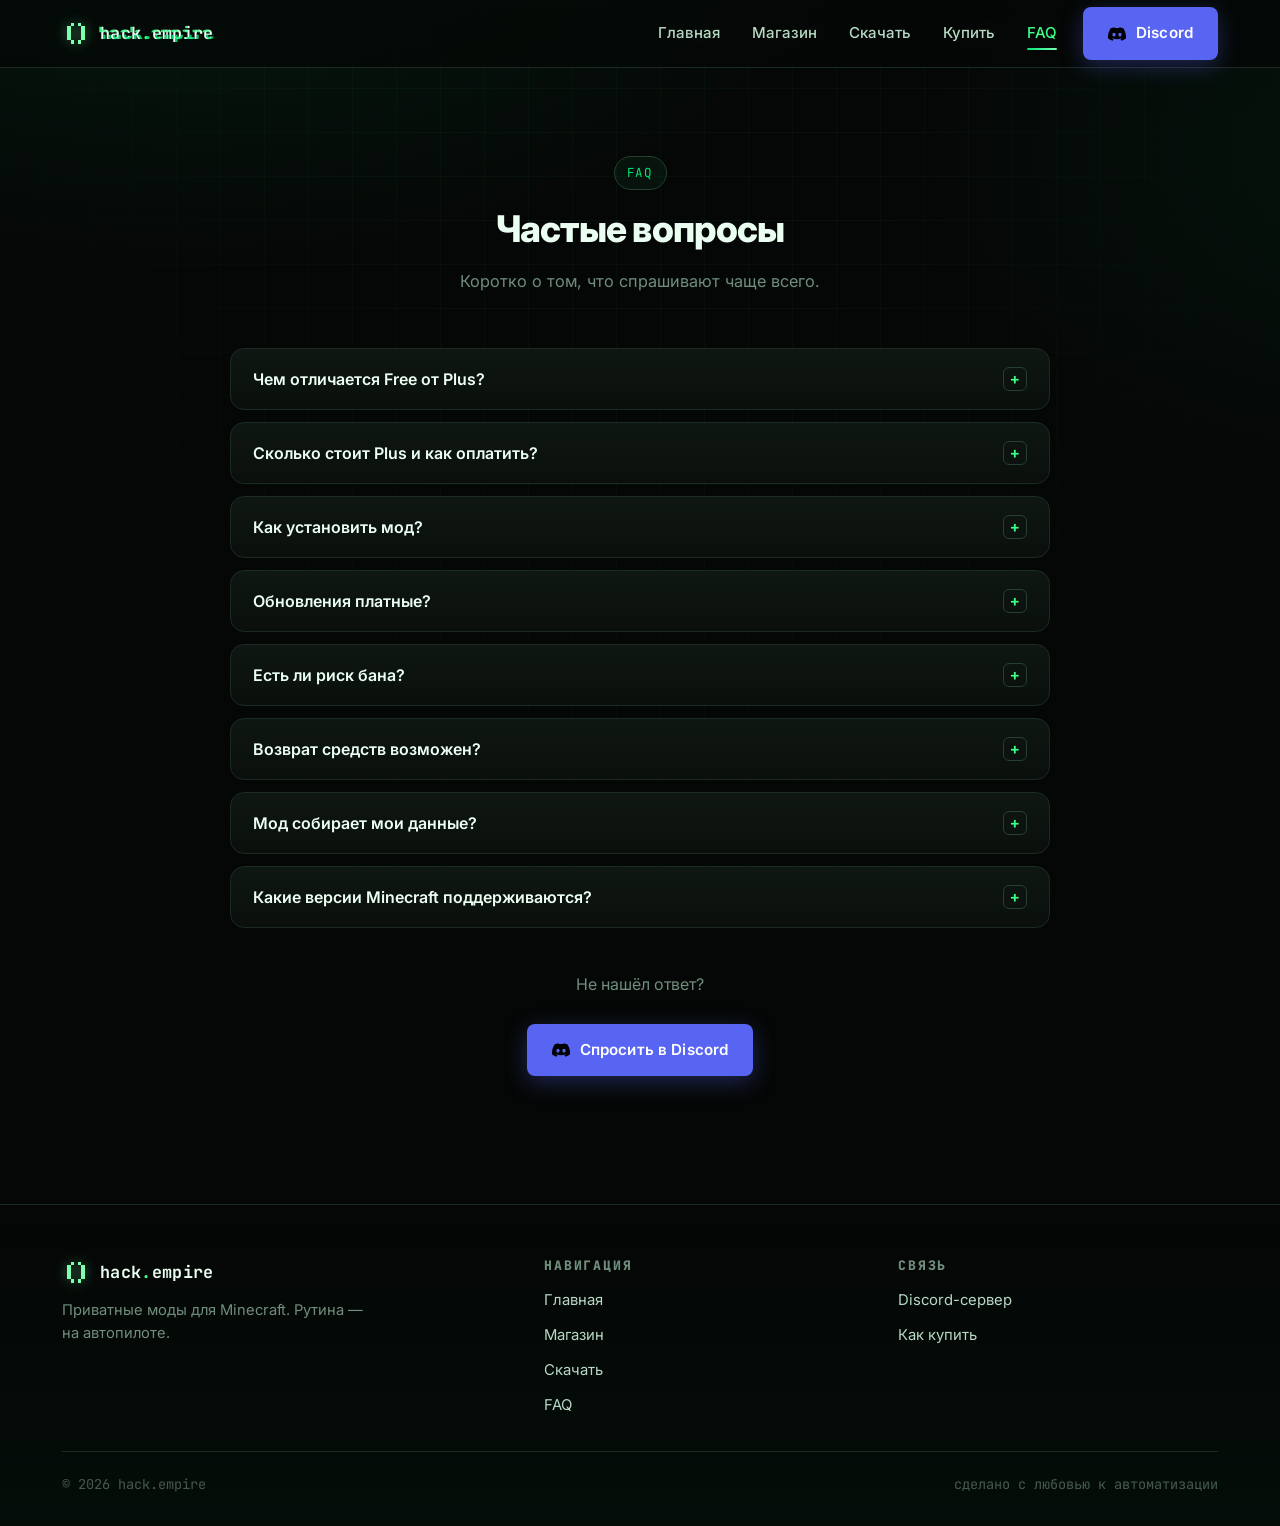
<file: faq.html>
<!DOCTYPE html>
<html lang="ru">
<head>
<meta charset="UTF-8" />
<meta name="viewport" content="width=device-width, initial-scale=1" />
<meta http-equiv="X-Content-Type-Options" content="nosniff" />
<meta name="referrer" content="strict-origin-when-cross-origin" />
<title>FAQ — hack.empire</title>
<meta name="description" content="Частые вопросы по модам hack.empire: покупка, установка, обновления, безопасность." />
<link rel="icon" href="data:image/svg+xml,%3Csvg xmlns='http://www.w3.org/2000/svg' viewBox='0 0 32 32'%3E%3Crect x='10' y='4' width='4' height='4' fill='%237dffb0'/%3E%3Crect x='18' y='4' width='4' height='4' fill='%237dffb0'/%3E%3Crect x='6' y='8' width='4' height='16' fill='%237dffb0'/%3E%3Crect x='22' y='8' width='4' height='16' fill='%237dffb0'/%3E%3Crect x='10' y='24' width='4' height='4' fill='%237dffb0'/%3E%3Crect x='18' y='24' width='4' height='4' fill='%237dffb0'/%3E%3C/svg%3E" />
<link rel="preconnect" href="https://fonts.googleapis.com" />
<link rel="preconnect" href="https://fonts.gstatic.com" crossorigin />
<link href="https://fonts.googleapis.com/css2?family=Inter:wght@400;500;600;700;800;900&family=JetBrains+Mono:wght@400;700&display=swap" rel="stylesheet" />
<link rel="stylesheet" href="css/base.css" />
<link rel="stylesheet" href="css/layout.css" />
<link rel="stylesheet" href="css/components.css" />
<link rel="stylesheet" href="css/animations.css" />
</head>
<body>

<header class="nav">
  <div class="nav__inner">
    <a class="nav__logo" href="index.html">
      <svg viewBox="0 0 32 32" shape-rendering="crispEdges" aria-hidden="true">
        <rect x="10" y="3"  width="4" height="4" fill="#7dffb0"/>
        <rect x="18" y="3"  width="4" height="4" fill="#7dffb0"/>
        <rect x="6"  y="7"  width="4" height="4" fill="#7dffb0"/>
        <rect x="22" y="7"  width="4" height="4" fill="#7dffb0"/>
        <rect x="6"  y="11" width="4" height="4" fill="#7dffb0"/>
        <rect x="22" y="11" width="4" height="4" fill="#7dffb0"/>
        <rect x="6"  y="15" width="4" height="4" fill="#7dffb0"/>
        <rect x="22" y="15" width="4" height="4" fill="#7dffb0"/>
        <rect x="6"  y="19" width="4" height="4" fill="#7dffb0"/>
        <rect x="22" y="19" width="4" height="4" fill="#7dffb0"/>
        <rect x="10" y="23" width="4" height="4" fill="#7dffb0"/>
        <rect x="18" y="23" width="4" height="4" fill="#7dffb0"/>
      </svg>
      <span class="glitch" data-text="hack.empire">hack<span class="dot">.</span>empire</span>
    </a>
    <button class="nav__burger" aria-label="Меню" aria-expanded="false"><span></span></button>
    <nav class="nav__links">
      <a class="nav__link" href="index.html">Главная</a>
      <a class="nav__link" href="shop.html">Магазин</a>
      <a class="nav__link" href="download.html">Скачать</a>
      <a class="nav__link" href="buy.html">Купить</a>
      <a class="nav__link is-active" href="faq.html">FAQ</a>
      <a class="btn btn--discord" href="https://discord.gg/tSu2F7nGtX" target="_blank" rel="noopener noreferrer" style="margin-left:8px;">
        <img src="assets/discord.svg" alt="" width="18" height="18" />
        Discord
      </a>
    </nav>
  </div>
</header>

<main class="page-enter">

  <section class="section">
    <div class="container">
      <div class="section__head reveal">
        <span class="eyebrow">faq</span>
        <h2>Частые вопросы</h2>
        <p>Коротко о том, что спрашивают чаще всего.</p>
      </div>

      <div class="faq">

        <div class="faq__item reveal">
          <button class="faq__q" type="button">
            Чем отличается Free от Plus?
            <span class="icon">+</span>
          </button>
          <div class="faq__a">
            <div class="faq__a-inner">
              <p>Free — это базовый автофарм тотемов. Plus добавляет монитор <span class="mono">/near</span> с белым списком ников, эскейп при появлении игрока, а также уведомления в Discord через вебхук (near, циклы, низкое HP, голод, смерть, заклин).</p>
            </div>
          </div>
        </div>

        <div class="faq__item reveal">
          <button class="faq__q" type="button">
            Сколько стоит Plus и как оплатить?
            <span class="icon">+</span>
          </button>
          <div class="faq__a">
            <div class="faq__a-inner">
              <p>AutoTotem Farm+ стоит 400₽. Оплата производится через Discord-тикет на официальном сервере. Пошаговая инструкция — на странице <a href="buy.html">«Купить»</a>.</p>
            </div>
          </div>
        </div>

        <div class="faq__item reveal">
          <button class="faq__q" type="button">
            Как установить мод?
            <span class="icon">+</span>
          </button>
          <div class="faq__a">
            <div class="faq__a-inner">
              <p>Распакуй архив, положи .jar-файл в папку <span class="mono">mods</span> твоего лаунчера (Fabric/Forge — в зависимости от версии). Запусти игру, открой меню мода и настрой параметры под себя.</p>
            </div>
          </div>
        </div>

        <div class="faq__item reveal">
          <button class="faq__q" type="button">
            Обновления платные?
            <span class="icon">+</span>
          </button>
          <div class="faq__a">
            <div class="faq__a-inner">
              <p>Нет. Все обновления AutoTotem Farm+ бесплатны для владельцев. Как только выходит новая версия — она появляется в тикете или в закрытом канале.</p>
            </div>
          </div>
        </div>

        <div class="faq__item reveal">
          <button class="faq__q" type="button">
            Есть ли риск бана?
            <span class="icon">+</span>
          </button>
          <div class="faq__a">
            <div class="faq__a-inner">
              <p>Мод использует только игровые действия, которые выполняет сам игрок. Однако любой автоматизированный мод может нарушать правила конкретного сервера. Ответственность за использование лежит на тебе — читай правила сервера, где играешь.</p>
            </div>
          </div>
        </div>

        <div class="faq__item reveal">
          <button class="faq__q" type="button">
            Возврат средств возможен?
            <span class="icon">+</span>
          </button>
          <div class="faq__a">
            <div class="faq__a-inner">
              <p>Возврат возможен только в случае, если мод не работает по нашей вине и мы не смогли решить проблему. Все вопросы — через тикет в Discord.</p>
            </div>
          </div>
        </div>

        <div class="faq__item reveal">
          <button class="faq__q" type="button">
            Мод собирает мои данные?
            <span class="icon">+</span>
          </button>
          <div class="faq__a">
            <div class="faq__a-inner">
              <p>Нет. Все настройки хранятся локально. Единственное внешнее подключение — Discord-вебхук, который ты сам включаешь и указываешь. Если вебхук не настроен — мод никуда не отправляет данные.</p>
            </div>
          </div>
        </div>

        <div class="faq__item reveal">
          <button class="faq__q" type="button">
            Какие версии Minecraft поддерживаются?
            <span class="icon">+</span>
          </button>
          <div class="faq__a">
            <div class="faq__a-inner">
              <p>Актуальный список поддерживаемых версий и ядер — в Discord-сервере в канале с релизами. Если твоей версии нет — напиши в тикет, добавим.</p>
            </div>
          </div>
        </div>

      </div>

      <div style="max-width:820px;margin:44px auto 0;text-align:center;" class="reveal">
        <p class="muted">Не нашёл ответ?</p>
        <a class="btn btn--discord" href="https://discord.gg/tSu2F7nGtX" target="_blank" rel="noopener noreferrer" style="margin-top:10px;">
          <img src="assets/discord.svg" alt="" width="18" height="18" />
          Спросить в Discord
        </a>
      </div>
    </div>
  </section>

</main>

<footer class="footer">
  <div class="container">
    <div class="footer__grid">
      <div class="footer__brand">
        <a class="nav__logo" href="index.html" style="margin-bottom:12px;">
          <svg viewBox="0 0 32 32" shape-rendering="crispEdges" width="28" height="28" aria-hidden="true">
            <rect x="10" y="3"  width="4" height="4" fill="#7dffb0"/>
            <rect x="18" y="3"  width="4" height="4" fill="#7dffb0"/>
            <rect x="6"  y="7"  width="4" height="4" fill="#7dffb0"/>
            <rect x="22" y="7"  width="4" height="4" fill="#7dffb0"/>
            <rect x="6"  y="11" width="4" height="4" fill="#7dffb0"/>
            <rect x="22" y="11" width="4" height="4" fill="#7dffb0"/>
            <rect x="6"  y="15" width="4" height="4" fill="#7dffb0"/>
            <rect x="22" y="15" width="4" height="4" fill="#7dffb0"/>
            <rect x="6"  y="19" width="4" height="4" fill="#7dffb0"/>
            <rect x="22" y="19" width="4" height="4" fill="#7dffb0"/>
            <rect x="10" y="23" width="4" height="4" fill="#7dffb0"/>
            <rect x="18" y="23" width="4" height="4" fill="#7dffb0"/>
          </svg>
          <span>hack<span class="dot" style="color:var(--green-1)">.</span>empire</span>
        </a>
        <p>Приватные моды для Minecraft. Рутина — на автопилоте.</p>
      </div>
      <div>
        <h4>Навигация</h4>
        <ul class="footer__list">
          <li><a href="index.html">Главная</a></li>
          <li><a href="shop.html">Магазин</a></li>
          <li><a href="download.html">Скачать</a></li>
          <li><a href="faq.html">FAQ</a></li>
        </ul>
      </div>
      <div>
        <h4>Связь</h4>
        <ul class="footer__list">
          <li><a href="https://discord.gg/tSu2F7nGtX" target="_blank" rel="noopener noreferrer">Discord-сервер</a></li>
          <li><a href="buy.html">Как купить</a></li>
        </ul>
      </div>
    </div>
    <div class="footer__bottom">
      <span>© <span data-year>2025</span> hack.empire</span>
      <span>сделано с любовью к автоматизации</span>
    </div>
  </div>
</footer>

<script src="js/main.js"></script>
<script src="js/reveal.js"></script>
<script src="js/faq.js"></script>
<script src="js/glitch.js"></script>
</body>
</html>
</file>
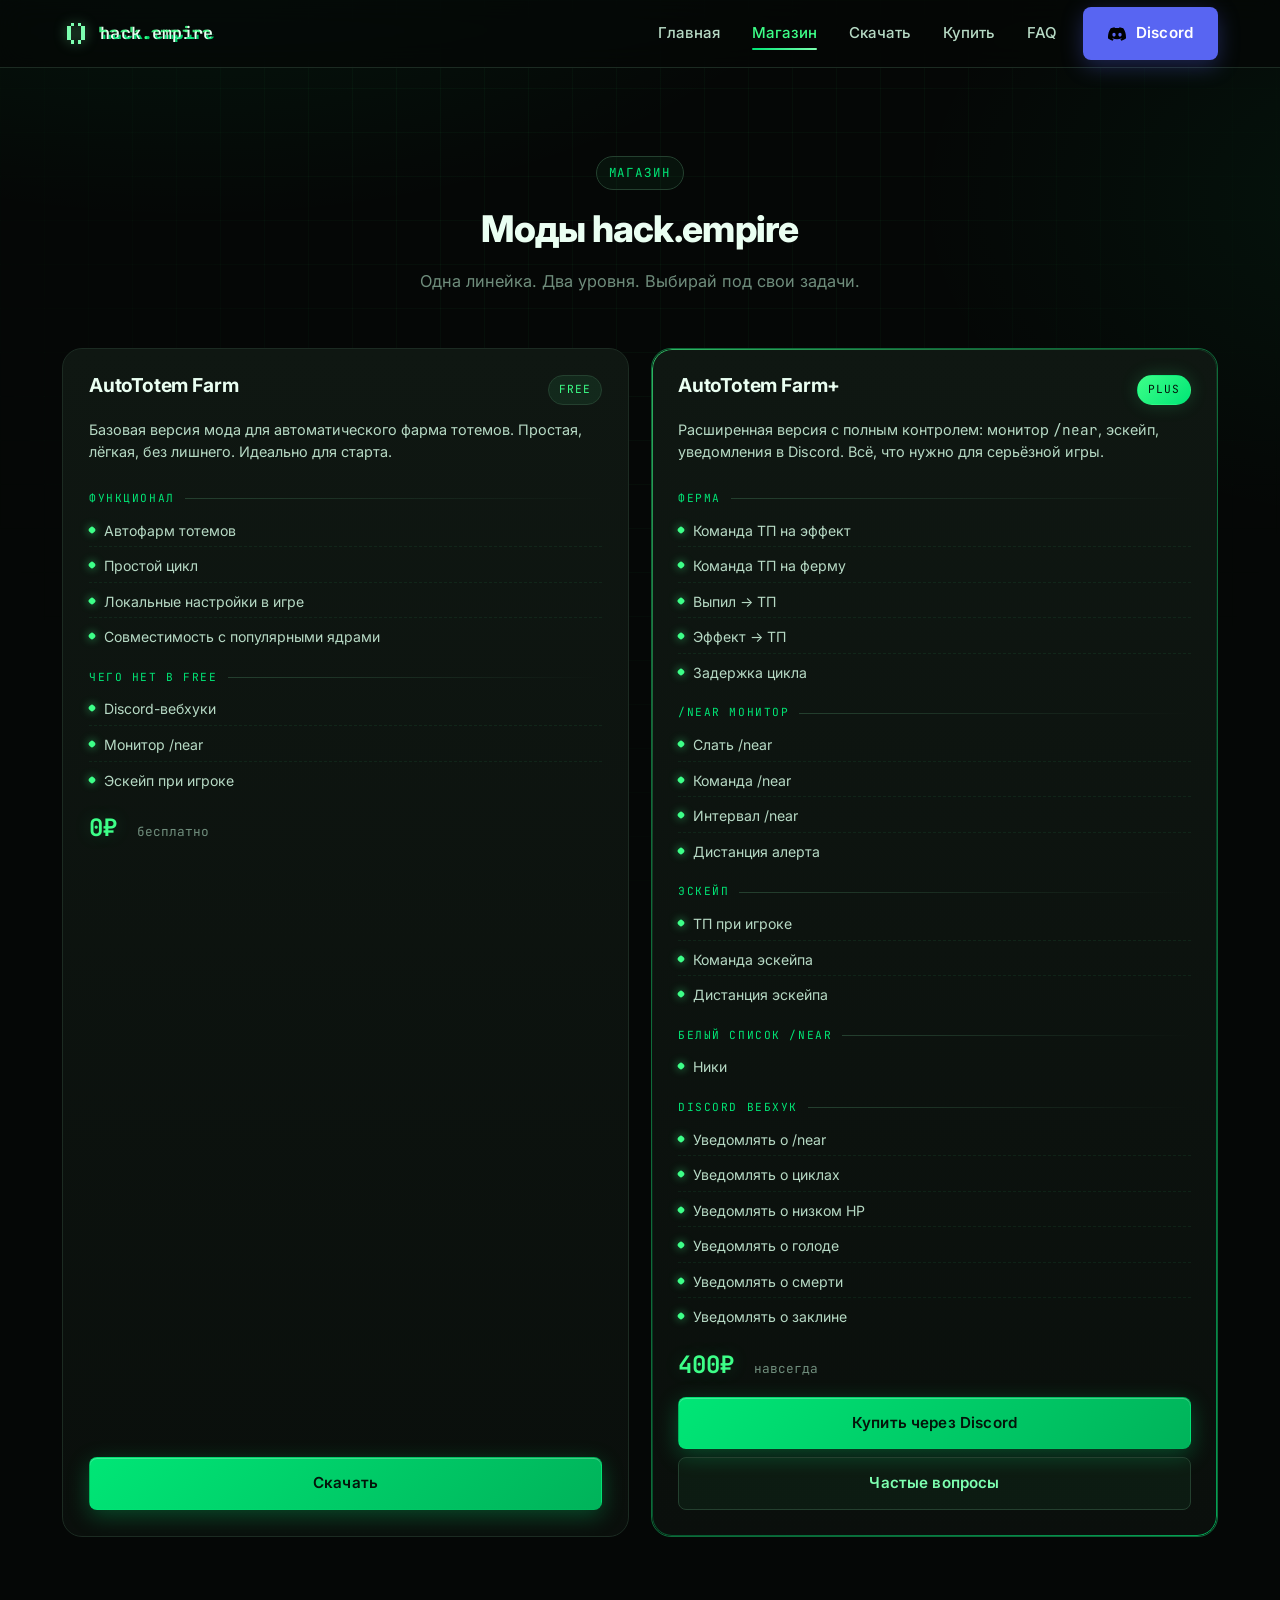
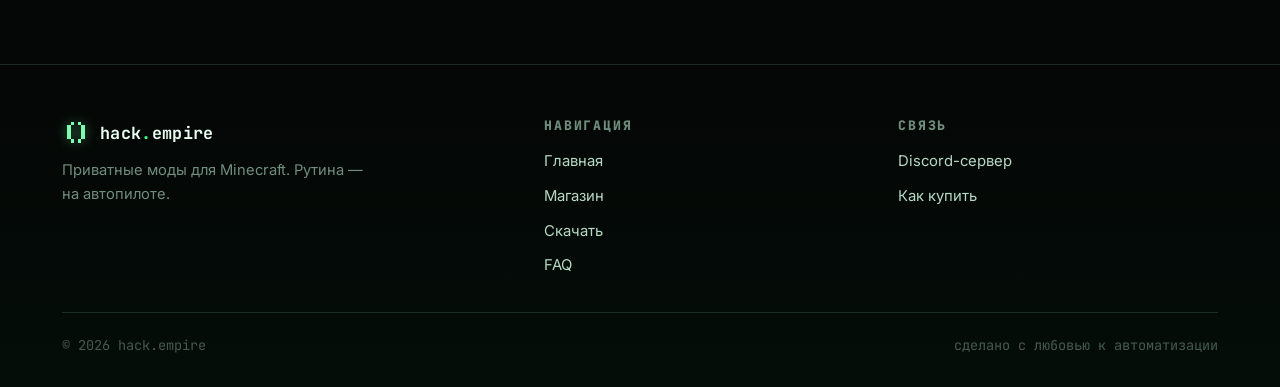
<file: shop.html>
<!DOCTYPE html>
<html lang="ru">
<head>
<meta charset="UTF-8" />
<meta name="viewport" content="width=device-width, initial-scale=1" />
<meta http-equiv="X-Content-Type-Options" content="nosniff" />
<meta name="referrer" content="strict-origin-when-cross-origin" />
<title>Магазин — hack.empire</title>
<meta name="description" content="Моды hack.empire: AutoTotem Farm (Free) и AutoTotem Farm+ (400₽)." />
<link rel="icon" href="data:image/svg+xml,%3Csvg xmlns='http://www.w3.org/2000/svg' viewBox='0 0 32 32'%3E%3Crect x='10' y='4' width='4' height='4' fill='%237dffb0'/%3E%3Crect x='18' y='4' width='4' height='4' fill='%237dffb0'/%3E%3Crect x='6' y='8' width='4' height='16' fill='%237dffb0'/%3E%3Crect x='22' y='8' width='4' height='16' fill='%237dffb0'/%3E%3Crect x='10' y='24' width='4' height='4' fill='%237dffb0'/%3E%3Crect x='18' y='24' width='4' height='4' fill='%237dffb0'/%3E%3C/svg%3E" />
<link rel="preconnect" href="https://fonts.googleapis.com" />
<link rel="preconnect" href="https://fonts.gstatic.com" crossorigin />
<link href="https://fonts.googleapis.com/css2?family=Inter:wght@400;500;600;700;800;900&family=JetBrains+Mono:wght@400;700&display=swap" rel="stylesheet" />
<link rel="stylesheet" href="css/base.css" />
<link rel="stylesheet" href="css/layout.css" />
<link rel="stylesheet" href="css/components.css" />
<link rel="stylesheet" href="css/animations.css" />
</head>
<body>

<header class="nav">
  <div class="nav__inner">
    <a class="nav__logo" href="index.html">
      <svg viewBox="0 0 32 32" shape-rendering="crispEdges" aria-hidden="true">
        <rect x="10" y="3"  width="4" height="4" fill="#7dffb0"/>
        <rect x="18" y="3"  width="4" height="4" fill="#7dffb0"/>
        <rect x="6"  y="7"  width="4" height="4" fill="#7dffb0"/>
        <rect x="22" y="7"  width="4" height="4" fill="#7dffb0"/>
        <rect x="6"  y="11" width="4" height="4" fill="#7dffb0"/>
        <rect x="22" y="11" width="4" height="4" fill="#7dffb0"/>
        <rect x="6"  y="15" width="4" height="4" fill="#7dffb0"/>
        <rect x="22" y="15" width="4" height="4" fill="#7dffb0"/>
        <rect x="6"  y="19" width="4" height="4" fill="#7dffb0"/>
        <rect x="22" y="19" width="4" height="4" fill="#7dffb0"/>
        <rect x="10" y="23" width="4" height="4" fill="#7dffb0"/>
        <rect x="18" y="23" width="4" height="4" fill="#7dffb0"/>
      </svg>
      <span class="glitch" data-text="hack.empire">hack<span class="dot">.</span>empire</span>
    </a>
    <button class="nav__burger" aria-label="Меню" aria-expanded="false"><span></span></button>
    <nav class="nav__links">
      <a class="nav__link" href="index.html">Главная</a>
      <a class="nav__link is-active" href="shop.html">Магазин</a>
      <a class="nav__link" href="download.html">Скачать</a>
      <a class="nav__link" href="buy.html">Купить</a>
      <a class="nav__link" href="faq.html">FAQ</a>
      <a class="btn btn--discord" href="https://discord.gg/tSu2F7nGtX" target="_blank" rel="noopener noreferrer" style="margin-left:8px;">
        <img src="assets/discord.svg" alt="" width="18" height="18" />
        Discord
      </a>
    </nav>
  </div>
</header>

<main class="page-enter">

  <section class="section">
    <div class="container">
      <div class="section__head reveal">
        <span class="eyebrow">магазин</span>
        <h2>Моды hack.empire</h2>
        <p>Одна линейка. Два уровня. Выбирай под свои задачи.</p>
      </div>

      <div class="grid grid--mods mods-equal">
        <article class="mod reveal reveal--left" id="free">
          <div class="mod__top">
            <h3 class="mod__name">AutoTotem Farm</h3>
            <span class="mod__tag mod__tag--free">Free</span>
          </div>
          <p class="mod__desc">
            Базовая версия мода для автоматического фарма тотемов.
            Простая, лёгкая, без лишнего. Идеально для старта.
          </p>

          <div class="mod__section-title">Функционал</div>
          <ul class="feature-list">
            <li>Автофарм тотемов</li>
            <li>Простой цикл</li>
            <li>Локальные настройки в игре</li>
            <li>Совместимость с популярными ядрами</li>
          </ul>

          <div class="mod__section-title">Чего нет в Free</div>
          <ul class="feature-list">
            <li>Discord-вебхуки</li>
            <li>Монитор /near</li>
            <li>Эскейп при игроке</li>
          </ul>

          <div class="mod__price">0₽ <small>бесплатно</small></div>
          <div class="mod__actions">
            <a class="btn btn--primary btn--block" href="download.html">Скачать</a>
          </div>
        </article>

        <article class="mod mod--paid reveal reveal--right" id="paid">
          <div class="mod__top">
            <h3 class="mod__name">AutoTotem Farm+</h3>
            <span class="mod__tag mod__tag--paid">Plus</span>
          </div>
          <p class="mod__desc">
            Расширенная версия с полным контролем: монитор <span class="mono">/near</span>,
            эскейп, уведомления в Discord. Всё, что нужно для серьёзной игры.
          </p>

          <div class="mod__section-title">Ферма</div>
          <ul class="feature-list">
            <li>Команда ТП на эффект</li>
            <li>Команда ТП на ферму</li>
            <li>Выпил → ТП</li>
            <li>Эффект → ТП</li>
            <li>Задержка цикла</li>
          </ul>

          <div class="mod__section-title">/near монитор</div>
          <ul class="feature-list">
            <li>Слать /near</li>
            <li>Команда /near</li>
            <li>Интервал /near</li>
            <li>Дистанция алерта</li>
          </ul>

          <div class="mod__section-title">Эскейп</div>
          <ul class="feature-list">
            <li>ТП при игроке</li>
            <li>Команда эскейпа</li>
            <li>Дистанция эскейпа</li>
          </ul>

          <div class="mod__section-title">Белый список /near</div>
          <ul class="feature-list">
            <li>Ники</li>
          </ul>

          <div class="mod__section-title">Discord вебхук</div>
          <ul class="feature-list">
            <li>Уведомлять о /near</li>
            <li>Уведомлять о циклах</li>
            <li>Уведомлять о низком HP</li>
            <li>Уведомлять о голоде</li>
            <li>Уведомлять о смерти</li>
            <li>Уведомлять о заклине</li>
          </ul>

          <div class="mod__price">400₽ <small>навсегда</small></div>
          <div class="mod__actions">
            <a class="btn btn--primary btn--block" href="buy.html">Купить через Discord</a>
            <a class="btn btn--ghost btn--block" href="faq.html">Частые вопросы</a>
          </div>
        </article>
      </div>
    </div>
  </section>

</main>

<footer class="footer">
  <div class="container">
    <div class="footer__grid">
      <div class="footer__brand">
        <a class="nav__logo" href="index.html" style="margin-bottom:12px;">
          <svg viewBox="0 0 32 32" shape-rendering="crispEdges" width="28" height="28" aria-hidden="true">
            <rect x="10" y="3"  width="4" height="4" fill="#7dffb0"/>
            <rect x="18" y="3"  width="4" height="4" fill="#7dffb0"/>
            <rect x="6"  y="7"  width="4" height="4" fill="#7dffb0"/>
            <rect x="22" y="7"  width="4" height="4" fill="#7dffb0"/>
            <rect x="6"  y="11" width="4" height="4" fill="#7dffb0"/>
            <rect x="22" y="11" width="4" height="4" fill="#7dffb0"/>
            <rect x="6"  y="15" width="4" height="4" fill="#7dffb0"/>
            <rect x="22" y="15" width="4" height="4" fill="#7dffb0"/>
            <rect x="6"  y="19" width="4" height="4" fill="#7dffb0"/>
            <rect x="22" y="19" width="4" height="4" fill="#7dffb0"/>
            <rect x="10" y="23" width="4" height="4" fill="#7dffb0"/>
            <rect x="18" y="23" width="4" height="4" fill="#7dffb0"/>
          </svg>
          <span>hack<span class="dot" style="color:var(--green-1)">.</span>empire</span>
        </a>
        <p>Приватные моды для Minecraft. Рутина — на автопилоте.</p>
      </div>
      <div>
        <h4>Навигация</h4>
        <ul class="footer__list">
          <li><a href="index.html">Главная</a></li>
          <li><a href="shop.html">Магазин</a></li>
          <li><a href="download.html">Скачать</a></li>
          <li><a href="faq.html">FAQ</a></li>
        </ul>
      </div>
      <div>
        <h4>Связь</h4>
        <ul class="footer__list">
          <li><a href="https://discord.gg/tSu2F7nGtX" target="_blank" rel="noopener noreferrer">Discord-сервер</a></li>
          <li><a href="buy.html">Как купить</a></li>
        </ul>
      </div>
    </div>
    <div class="footer__bottom">
      <span>© <span data-year>2025</span> hack.empire</span>
      <span>сделано с любовью к автоматизации</span>
    </div>
  </div>
</footer>

<script src="js/main.js"></script>
<script src="js/reveal.js"></script>
<script src="js/faq.js"></script>
<script src="js/glitch.js"></script>
</body>
</html>
</file>
<file: css/base.css>
/* ============================================================
   hack.empire — base.css
   ============================================================ */

:root{
  --bg-0:#050706; --bg-1:#0a0f0c; --bg-2:#0f1712; --bg-3:#14201a;
  --line:#1c2b22; --line-strong:#24402f;
  --green-0:#7dffb0; --green-1:#3dff88; --green-2:#00e676; --green-3:#00b35a; --green-dim:#0e6b3a;
  --text-0:#eafff2; --text-1:#b6d9c4; --text-2:#6f8d7c; --text-3:#455a4d;
  --amber:#ffcc4d; --amber-dim:#3a2f0e;
  --glow-soft:0 0 18px rgba(61,255,136,.18);
  --glow-mid:0 0 28px rgba(61,255,136,.32);
  --r-sm:8px; --r-md:14px; --r-lg:20px;
  --ease:cubic-bezier(.22,1,.36,1);
  --t-fast:160ms; --t-mid:280ms; --t-slow:480ms;
  --font-sans:"Inter",system-ui,-apple-system,"Segoe UI",Roboto,sans-serif;
  --font-mono:"JetBrains Mono",ui-monospace,Menlo,Consolas,monospace;
  --nav-h:68px; --maxw:1200px;
}
*,*::before,*::after{box-sizing:border-box}
html{scroll-behavior:smooth;scroll-padding-top:calc(var(--nav-h) + 16px);-webkit-text-size-adjust:100%}
body{
  margin:0;background:
    radial-gradient(1200px 700px at 15% -10%,rgba(0,230,118,.10),transparent 60%),
    radial-gradient(900px 600px at 110% 10%,rgba(0,230,118,.06),transparent 55%),
    var(--bg-0);
  color:var(--text-0);font-family:var(--font-sans);font-size:16px;line-height:1.6;
  -webkit-font-smoothing:antialiased;text-rendering:optimizeLegibility;overflow-x:hidden;min-height:100vh;
}
body::before{
  content:"";position:fixed;inset:0;pointer-events:none;z-index:0;
  background-image:
    linear-gradient(rgba(61,255,136,.035) 1px,transparent 1px),
    linear-gradient(90deg,rgba(61,255,136,.035) 1px,transparent 1px);
  background-size:44px 44px;
  -webkit-mask-image:radial-gradient(ellipse at 50% 0%,#000 30%,transparent 85%);
  mask-image:radial-gradient(ellipse at 50% 0%,#000 30%,transparent 85%);
}
h1,h2,h3,h4{margin:0 0 .5em;font-weight:800;letter-spacing:-.02em;line-height:1.12;color:var(--text-0)}
h1{font-size:clamp(2.1rem,5vw,3.6rem)}
h2{font-size:clamp(1.6rem,3.4vw,2.3rem)}
h3{font-size:clamp(1.15rem,2vw,1.4rem)}
p{margin:0 0 1em;color:var(--text-1)}
a{color:var(--green-1);text-decoration:none;transition:color var(--t-fast) var(--ease)}
a:hover{color:var(--green-0)}
::selection{background:rgba(61,255,136,.28);color:#fff}
::-webkit-scrollbar{width:10px;height:10px}
::-webkit-scrollbar-track{background:var(--bg-1)}
::-webkit-scrollbar-thumb{background:linear-gradient(180deg,var(--green-3),var(--green-dim));border-radius:999px;border:2px solid var(--bg-1)}
::-webkit-scrollbar-thumb:hover{background:var(--green-2)}
@media (prefers-reduced-motion:reduce){
  html{scroll-behavior:auto}
  *,*::before,*::after{animation-duration:.001ms!important;animation-iteration-count:1!important;transition-duration:.001ms!important}
}
</file>
<file: css/layout.css>
/* ============================================================
   hack.empire — layout.css
   ============================================================ */

/* ---------- nav ---------- */
.nav{position:fixed;top:0;left:0;right:0;height:var(--nav-h);z-index:100;display:flex;align-items:center;
  background:rgba(5,7,6,.72);backdrop-filter:blur(14px);-webkit-backdrop-filter:blur(14px);
  border-bottom:1px solid var(--line);transition:background var(--t-mid) var(--ease),border-color var(--t-mid) var(--ease)}
.nav.is-scrolled{background:rgba(5,7,6,.92);border-bottom-color:var(--line-strong);box-shadow:0 8px 30px rgba(0,0,0,.5)}
.nav__inner{width:100%;max-width:var(--maxw);margin:0 auto;padding:0 22px;display:flex;align-items:center;gap:26px}
.nav__logo{display:flex;align-items:center;gap:10px;font-family:var(--font-mono);font-weight:700;font-size:1.05rem;
  letter-spacing:.02em;color:var(--text-0);white-space:nowrap}
.nav__logo .dot{color:var(--green-1)}
.nav__logo svg{width:28px;height:28px;flex:0 0 auto;filter:drop-shadow(0 0 6px rgba(125,255,176,.5))}
.nav__links{display:flex;gap:4px;margin-left:auto;align-items:center}
.nav__link{position:relative;padding:9px 14px;border-radius:var(--r-sm);color:var(--text-1);font-size:.94rem;font-weight:500;
  transition:color var(--t-fast) var(--ease),background var(--t-fast) var(--ease)}
.nav__link::after{content:"";position:absolute;left:14px;right:14px;bottom:5px;height:2px;
  background:linear-gradient(90deg,var(--green-2),var(--green-0));transform:scaleX(0);transform-origin:left;
  transition:transform var(--t-mid) var(--ease);border-radius:2px}
.nav__link:hover{color:var(--text-0);background:rgba(61,255,136,.06)}
.nav__link:hover::after{transform:scaleX(1)}
.nav__link.is-active{color:var(--green-1)}
.nav__link.is-active::after{transform:scaleX(1)}
.nav__burger{display:none;margin-left:auto;width:42px;height:42px;border:1px solid var(--line-strong);border-radius:var(--r-sm);
  background:var(--bg-2);color:var(--green-1);cursor:pointer;align-items:center;justify-content:center;
  transition:border-color var(--t-fast) var(--ease),box-shadow var(--t-fast) var(--ease)}
.nav__burger:hover{border-color:var(--green-2);box-shadow:var(--glow-soft)}
.nav__burger span{display:block;width:18px;height:2px;background:currentColor;position:relative;transition:background var(--t-fast) var(--ease)}
.nav__burger span::before,.nav__burger span::after{content:"";position:absolute;left:0;width:18px;height:2px;background:currentColor;
  transition:transform var(--t-mid) var(--ease),top var(--t-mid) var(--ease)}
.nav__burger span::before{top:-6px}
.nav__burger span::after{top:6px}
.nav__burger.is-open span{background:transparent}
.nav__burger.is-open span::before{top:0;transform:rotate(45deg)}
.nav__burger.is-open span::after{top:0;transform:rotate(-45deg)}
@media (max-width:820px){
  .nav__burger{display:inline-flex}
  .nav__links{position:fixed;top:var(--nav-h);left:0;right:0;flex-direction:column;align-items:stretch;gap:2px;
    padding:14px 18px 22px;background:rgba(5,7,6,.97);backdrop-filter:blur(14px);-webkit-backdrop-filter:blur(14px);
    border-bottom:1px solid var(--line-strong);transform:translateY(-12px);opacity:0;pointer-events:none;
    transition:transform var(--t-mid) var(--ease),opacity var(--t-mid) var(--ease)}
  .nav__links.is-open{transform:translateY(0);opacity:1;pointer-events:auto}
  .nav__link{padding:13px 14px}
}

/* ---------- layout ---------- */
main{position:relative;z-index:1;padding-top:var(--nav-h)}
.container{width:100%;max-width:var(--maxw);margin:0 auto;padding:0 22px}
.section{padding:88px 0;position:relative}
.section--tight{padding:56px 0}
.section__head{max-width:760px;margin:0 auto 54px;text-align:center}
.section__head p{color:var(--text-2);font-size:1.02rem}
.eyebrow{display:inline-block;font-family:var(--font-mono);font-size:.78rem;letter-spacing:.16em;text-transform:uppercase;
  color:var(--green-2);padding:6px 12px;border:1px solid var(--line-strong);border-radius:999px;
  background:rgba(61,255,136,.05);margin-bottom:18px}

/* ---------- hero ---------- */
.hero{position:relative;padding:96px 0 80px;overflow:hidden}
.hero__grid{display:grid;grid-template-columns:1.1fr .9fr;gap:56px;align-items:center}
@media (max-width:900px){.hero__grid{grid-template-columns:1fr;gap:44px}}
.hero__title{margin-bottom:22px;font-weight:900;letter-spacing:-.03em}
.hero__title .accent{color:var(--green-1);text-shadow:var(--glow-soft)}
.hero__lead{font-size:1.08rem;color:var(--text-1);max-width:560px;margin-bottom:30px}
.hero__actions{display:flex;flex-wrap:wrap;gap:14px}
.hero__stats{display:flex;gap:34px;margin-top:44px;flex-wrap:wrap}
.stat__num{font-family:var(--font-mono);font-size:1.6rem;font-weight:700;color:var(--green-1);text-shadow:var(--glow-soft);line-height:1}
.stat__label{font-size:.82rem;color:var(--text-2);letter-spacing:.04em;margin-top:8px}

/* ---------- code window ---------- */
.code-window-wrap{position:relative;display:inline-block;width:100%}
.code-window{position:relative;background:linear-gradient(180deg,#0d1410,#080d0a);border:1px solid var(--line-strong);
  border-radius:var(--r-lg);padding:0;box-shadow:0 30px 90px rgba(0,0,0,.65),0 0 0 1px rgba(61,255,136,.05),inset 0 1px 0 rgba(255,255,255,.04);
  overflow:hidden;animation:float 7s ease-in-out infinite}
.code-window::before{content:"";position:absolute;inset:0;pointer-events:none;
  background:radial-gradient(circle at 80% -10%,rgba(61,255,136,.14),transparent 55%)}
.code-window__bar{display:flex;align-items:center;gap:8px;padding:14px 18px;border-bottom:1px solid var(--line);background:rgba(0,0,0,.25)}
.code-window__dot{width:12px;height:12px;border-radius:50%;flex:0 0 auto}
.code-window__dot--r{background:#ff5f57}
.code-window__dot--y{background:#febc2e}
.code-window__dot--g{background:#28c840}
.code-window__body{padding:22px 24px 26px;font-family:var(--font-mono);font-size:.92rem;line-height:1.85;
  position:relative;z-index:1;overflow-x:auto}
.code-line{display:flex;gap:18px;white-space:pre}
.code-line__num{color:var(--text-3);user-select:none;flex:0 0 auto;min-width:22px;text-align:right}
.code-line__code{color:var(--text-1)}
.tok-fn{color:#3dff88}
.tok-str{color:#ffcc4d}
.tok-bool{color:#ff8a4d}
.tok-cmt{color:#3f5a4a;font-style:italic}
.tok-punct{color:#8bb8a0}
.code-window__badge{position:absolute;right:-18px;bottom:-14px;z-index:3;padding:11px 18px;
  background:linear-gradient(180deg,#ffd76a,#ffc63d);color:#1a1408;font-family:var(--font-mono);font-weight:700;
  font-size:.8rem;letter-spacing:.08em;border-radius:8px;border:1px solid rgba(0,0,0,.15);
  box-shadow:0 14px 30px rgba(255,204,77,.45),0 4px 10px rgba(0,0,0,.5),0 0 0 1px rgba(255,204,77,.6);
  transform:rotate(-3deg);animation:badgeFloat 5s ease-in-out infinite}
@media (max-width:520px){
  .code-window__badge{right:-6px;bottom:-10px;font-size:.72rem;padding:9px 13px}
  .code-window__body{font-size:.82rem;padding:18px}
}

/* ---------- grids ---------- */
.grid{display:grid;gap:22px}
.grid--3{grid-template-columns:repeat(3,1fr)}
.grid--4{grid-template-columns:repeat(4,1fr)}
.grid--mods{grid-template-columns:repeat(2,1fr)}
@media (max-width:980px){
  .grid--3{grid-template-columns:repeat(2,1fr)}
  .grid--4{grid-template-columns:repeat(2,1fr)}
}
@media (max-width:640px){
  .grid--3,.grid--4,.grid--mods{grid-template-columns:1fr}
}
.mods-equal{align-items:stretch}
.mods-equal .link-card{display:flex;height:100%}
.mods-equal .mod{width:100%;height:100%}

/* ---------- steps ---------- */
.steps-head{display:flex;align-items:center;gap:12px;margin-bottom:32px}
.steps-head__hash{color:var(--green-1);font-family:var(--font-mono);font-weight:700;font-size:1.4rem;text-shadow:var(--glow-soft)}
.steps-head h2{margin:0;font-size:clamp(1.4rem,2.6vw,1.9rem)}
.step-card{position:relative;background:linear-gradient(180deg,var(--bg-2),var(--bg-1));border:1px solid var(--line);
  border-radius:var(--r-md);padding:26px 24px;transition:transform var(--t-mid) var(--ease),border-color var(--t-mid) var(--ease),box-shadow var(--t-mid) var(--ease);overflow:hidden}
.step-card::after{content:"";position:absolute;top:-50%;right:-40%;width:220px;height:220px;
  background:radial-gradient(circle,rgba(61,255,136,.14),transparent 65%);opacity:0;transition:opacity var(--t-slow) var(--ease);pointer-events:none}
.step-card:hover{transform:translateY(-6px);border-color:var(--green-dim);box-shadow:0 18px 44px rgba(0,0,0,.55),var(--glow-soft)}
.step-card:hover::after{opacity:1}
.step-card__num{display:inline-grid;place-items:center;width:38px;height:38px;border-radius:10px;
  background:rgba(61,255,136,.08);border:1px solid var(--line-strong);color:var(--green-1);font-family:var(--font-mono);font-weight:700;
  font-size:1rem;margin-bottom:18px;transition:background var(--t-mid) var(--ease),box-shadow var(--t-mid) var(--ease)}
.step-card:hover .step-card__num{background:rgba(61,255,136,.18);box-shadow:var(--glow-soft)}
.step-card h3{font-size:1.1rem;margin-bottom:10px}
.step-card p{color:var(--text-2);font-size:.92rem;margin:0;line-height:1.65}
.step-card code{font-family:var(--font-mono);font-size:.85em;background:rgba(61,255,136,.1);color:var(--green-0);
  padding:2px 7px;border-radius:5px;border:1px solid rgba(61,255,136,.15)}
.step-card kbd{font-family:var(--font-mono);font-size:.82em;background:var(--bg-0);color:var(--green-1);
  padding:2px 7px;border-radius:5px;border:1px solid var(--line-strong);box-shadow:0 2px 0 rgba(0,0,0,.4)}

/* ---------- coming soon ---------- */
.soon{position:relative;background:linear-gradient(180deg,rgba(61,255,136,.04),rgba(61,255,136,.01)),linear-gradient(180deg,var(--bg-2),var(--bg-1));
  border:1px dashed var(--line-strong);border-radius:var(--r-lg);padding:34px 30px;
  transition:transform var(--t-mid) var(--ease),border-color var(--t-mid) var(--ease),box-shadow var(--t-mid) var(--ease);overflow:hidden}
.soon:hover{transform:translateY(-4px);border-color:var(--green-dim);box-shadow:0 18px 44px rgba(0,0,0,.5),var(--glow-soft)}
.soon__tag{display:inline-flex;align-items:center;gap:7px;font-family:var(--font-mono);font-size:.72rem;letter-spacing:.12em;
  text-transform:uppercase;color:var(--amber);padding:6px 11px;border:1px solid rgba(255,204,77,.35);background:rgba(255,204,77,.06);
  border-radius:999px;margin-bottom:16px}
.soon__tag .pulse-dot{width:6px;height:6px;border-radius:50%;background:var(--amber);box-shadow:0 0 8px var(--amber);animation:pulse 1.8s infinite}
.soon h3{margin-bottom:8px;font-size:1.15rem}
.soon p{color:var(--text-2);font-size:.92rem;margin:0}
.soon__blur{position:absolute;right:-30px;bottom:-30px;width:160px;height:160px;border-radius:50%;
  background:radial-gradient(circle,rgba(61,255,136,.12),transparent 70%);filter:blur(10px);pointer-events:none}

/* ---------- footer ---------- */
.footer{position:relative;z-index:1;border-top:1px solid var(--line);
  background:linear-gradient(180deg,transparent,rgba(0,230,118,.03));padding:54px 0 30px;margin-top:40px}
.footer__grid{display:grid;grid-template-columns:1.4fr 1fr 1fr;gap:34px;margin-bottom:34px}
@media (max-width:780px){.footer__grid{grid-template-columns:1fr;gap:26px}}
.footer__brand p{color:var(--text-2);font-size:.92rem;max-width:320px}
.footer h4{font-size:.82rem;letter-spacing:.14em;text-transform:uppercase;color:var(--text-2);margin-bottom:14px;font-family:var(--font-mono)}
.footer__list{list-style:none;padding:0;margin:0;display:grid;gap:9px}
.footer__list a{color:var(--text-1);font-size:.93rem}
.footer__list a:hover{color:var(--green-1)}
.footer__bottom{border-top:1px solid var(--line);padding-top:22px;display:flex;justify-content:space-between;gap:14px;flex-wrap:wrap;
  color:var(--text-3);font-size:.85rem;font-family:var(--font-mono)}
</file>
<file: css/components.css>
/* ============================================================
   hack.empire — components.css
   ============================================================ */

/* ---------- cards ---------- */
.card{position:relative;background:linear-gradient(180deg,var(--bg-2),var(--bg-1));border:1px solid var(--line);
  border-radius:var(--r-md);padding:26px;transition:transform var(--t-mid) var(--ease),border-color var(--t-mid) var(--ease),
    box-shadow var(--t-mid) var(--ease);will-change:transform}
.card::before{content:"";position:absolute;inset:0;border-radius:inherit;padding:1px;
  background:linear-gradient(135deg,transparent 30%,rgba(61,255,136,.5),transparent 70%);
  -webkit-mask:linear-gradient(#000 0 0) content-box,linear-gradient(#000 0 0);
  -webkit-mask-composite:xor;mask-composite:exclude;opacity:0;transition:opacity var(--t-mid) var(--ease);pointer-events:none}
.card:hover{transform:translateY(-6px);border-color:var(--line-strong);box-shadow:0 18px 44px rgba(0,0,0,.55),var(--glow-soft)}
.card:hover::before{opacity:1}
.card__icon{width:46px;height:46px;display:grid;place-items:center;border-radius:var(--r-sm);
  background:rgba(61,255,136,.08);border:1px solid var(--line-strong);color:var(--green-1);margin-bottom:18px;
  transition:transform var(--t-mid) var(--ease),box-shadow var(--t-mid) var(--ease)}
.card:hover .card__icon{transform:scale(1.06) rotate(-3deg);box-shadow:var(--glow-soft)}
.card__icon svg{width:24px;height:24px}
.card h3{margin-bottom:8px}
.card p{color:var(--text-2);font-size:.95rem;margin:0}

/* ---------- mod cards ---------- */
.mod{position:relative;display:flex;flex-direction:column;background:linear-gradient(180deg,var(--bg-2),var(--bg-1));
  border:1px solid var(--line);border-radius:var(--r-lg);padding:26px;overflow:hidden;
  transition:transform var(--t-mid) var(--ease),border-color var(--t-mid) var(--ease),box-shadow var(--t-mid) var(--ease)}
.mod::after{content:"";position:absolute;top:-40%;right:-30%;width:320px;height:320px;
  background:radial-gradient(circle,rgba(61,255,136,.16),transparent 65%);opacity:0;
  transition:opacity var(--t-slow) var(--ease);pointer-events:none}
.mod:hover{transform:translateY(-4px);border-color:var(--green-dim);box-shadow:0 18px 44px rgba(0,0,0,.55),var(--glow-soft)}
.mod:hover::after{opacity:1}
.mod--paid{border-color:var(--green-dim)}
.mod--paid::before{content:"";position:absolute;inset:0;border-radius:inherit;padding:1px;
  background:linear-gradient(135deg,var(--green-1),transparent 40%,var(--green-2));
  -webkit-mask:linear-gradient(#000 0 0) content-box,linear-gradient(#000 0 0);
  -webkit-mask-composite:xor;mask-composite:exclude;pointer-events:none;opacity:.7}
.mod__top{display:flex;align-items:flex-start;justify-content:space-between;gap:14px;margin-bottom:14px}
.mod__name{font-size:1.2rem;font-weight:700;letter-spacing:-.01em;margin:0}
.mod__tag{font-family:var(--font-mono);font-size:.7rem;letter-spacing:.1em;text-transform:uppercase;padding:5px 10px;
  border-radius:999px;white-space:nowrap;border:1px solid var(--line-strong)}
.mod__tag--free{color:var(--green-1);background:rgba(61,255,136,.08)}
.mod__tag--paid{color:#04140a;background:linear-gradient(135deg,var(--green-1),var(--green-2));border-color:transparent;box-shadow:var(--glow-soft)}
.mod__desc{color:var(--text-1);font-size:.9rem;margin-bottom:14px;line-height:1.55}
.feature-list{list-style:none;padding:0;margin:0 0 4px;display:grid;gap:4px;flex:0 0 auto}
.feature-list li{display:flex;align-items:flex-start;gap:9px;color:var(--text-1);font-size:.88rem;padding:4px 0;
  border-bottom:1px dashed rgba(61,255,136,.07)}
.feature-list li:last-child{border-bottom:none}
.feature-list li::before{content:"";flex:0 0 auto;width:6px;height:6px;margin-top:7px;border-radius:2px;
  background:var(--green-1);box-shadow:0 0 8px rgba(61,255,136,.7);transform:rotate(45deg)}
.mod__section-title{font-family:var(--font-mono);font-size:.7rem;letter-spacing:.14em;text-transform:uppercase;
  color:var(--green-2);margin:12px 0 8px;display:flex;align-items:center;gap:10px}
.mod__section-title::after{content:"";flex:1;height:1px;background:linear-gradient(90deg,var(--line-strong),transparent)}
.mod__price{font-family:var(--font-mono);font-size:1.5rem;font-weight:700;color:var(--green-1);text-shadow:var(--glow-soft);
  margin:16px 0 4px;line-height:1}
.mod__price small{font-size:.8rem;color:var(--text-2);font-weight:400;margin-left:6px;text-shadow:none}
.mod__actions{margin-top:auto;padding-top:16px;display:grid;gap:8px}

/* ---------- chips ---------- */
.chip{display:inline-flex;align-items:center;gap:7px;padding:7px 12px;border-radius:999px;border:1px solid var(--line-strong);
  background:rgba(61,255,136,.05);color:var(--text-1);font-size:.82rem;font-family:var(--font-mono)}
.chip .dot{width:7px;height:7px;border-radius:50%;background:var(--green-1);box-shadow:0 0 8px var(--green-1);animation:pulse 2s infinite}

/* ---------- faq ---------- */
.faq{max-width:820px;margin:0 auto;display:grid;gap:12px}
.faq__item{border:1px solid var(--line);border-radius:var(--r-md);background:linear-gradient(180deg,var(--bg-2),var(--bg-1));
  overflow:hidden;transition:border-color var(--t-mid) var(--ease),box-shadow var(--t-mid) var(--ease)}
.faq__item:hover{border-color:var(--line-strong)}
.faq__item.is-open{border-color:var(--green-dim);box-shadow:var(--glow-soft)}
.faq__q{width:100%;text-align:left;background:transparent;border:0;color:var(--text-0);font-family:var(--font-sans);
  font-size:1rem;font-weight:600;padding:18px 22px;cursor:pointer;display:flex;align-items:center;justify-content:space-between;
  gap:16px;transition:color var(--t-fast) var(--ease),background var(--t-fast) var(--ease)}
.faq__q:hover{color:var(--green-1);background:rgba(61,255,136,.03)}
.faq__q .icon{flex:0 0 auto;width:24px;height:24px;display:grid;place-items:center;border-radius:6px;
  border:1px solid var(--line-strong);color:var(--green-1);font-family:var(--font-mono);font-size:1rem;
  transition:transform var(--t-mid) var(--ease),background var(--t-mid) var(--ease)}
.faq__item.is-open .faq__q .icon{transform:rotate(45deg);background:rgba(61,255,136,.12)}

/* ответ: раскрывается через grid-template-rows, ничего не обрезается */
.faq__a{
  display:grid;
  grid-template-rows:0fr;
  transition:grid-template-rows var(--t-slow) var(--ease);
}
.faq__item.is-open .faq__a{grid-template-rows:1fr}
.faq__a > .faq__a-inner{
  overflow:hidden;
  min-height:0;
}
.faq__a p{
  color:var(--text-1);
  font-size:.94rem;
  margin:0;
  padding:0 22px 22px;
  line-height:1.7;
}
.faq__a p + p{margin-top:0;padding-top:0}

/* ---------- steps (buy page) ---------- */
.steps{display:grid;gap:18px;counter-reset:step;max-width:860px;margin:0 auto}
.step{position:relative;display:grid;grid-template-columns:62px 1fr;gap:20px;align-items:start;padding:22px;
  border:1px solid var(--line);border-radius:var(--r-md);background:linear-gradient(180deg,var(--bg-2),var(--bg-1));
  transition:transform var(--t-mid) var(--ease),border-color var(--t-mid) var(--ease),box-shadow var(--t-mid) var(--ease)}
.step:hover{transform:translateX(6px);border-color:var(--green-dim);box-shadow:var(--glow-soft)}
.step__num{counter-increment:step;width:52px;height:52px;display:grid;place-items:center;border-radius:var(--r-sm);
  background:rgba(61,255,136,.08);border:1px solid var(--line-strong);color:var(--green-1);font-family:var(--font-mono);
  font-weight:700;font-size:1.1rem;transition:background var(--t-mid) var(--ease),box-shadow var(--t-mid) var(--ease)}
.step__num::before{content:counter(step, decimal-leading-zero)}
.step:hover .step__num{background:rgba(61,255,136,.18);box-shadow:var(--glow-soft)}
.step h3{margin-bottom:6px;font-size:1.08rem}
.step p{color:var(--text-1);font-size:.94rem;margin:0}

/* ---------- callout ---------- */
.callout{display:flex;gap:16px;align-items:flex-start;padding:20px 22px;border-radius:var(--r-md);
  border:1px solid var(--line-strong);background:rgba(61,255,136,.045);max-width:860px;margin:0 auto}
.callout svg{flex:0 0 auto;width:22px;height:22px;color:var(--green-1);margin-top:2px}
.callout p{margin:0;color:var(--text-1);font-size:.94rem}

/* ---------- buttons ---------- */
.btn{position:relative;display:inline-flex;align-items:center;justify-content:center;gap:10px;padding:13px 24px;
  border-radius:var(--r-sm);border:1px solid transparent;font-family:var(--font-sans);font-size:.95rem;font-weight:600;
  letter-spacing:.01em;cursor:pointer;overflow:hidden;isolation:isolate;
  transition:transform var(--t-fast) var(--ease),box-shadow var(--t-mid) var(--ease),background var(--t-mid) var(--ease),
    border-color var(--t-mid) var(--ease),color var(--t-mid) var(--ease);
  user-select:none;-webkit-tap-highlight-color:transparent}
.btn:active{transform:translateY(1px) scale(.985)}
.btn svg,.btn img{width:18px;height:18px;flex:0 0 auto}
.btn--primary{background:linear-gradient(135deg,var(--green-2),var(--green-3));color:#04140a;
  box-shadow:0 6px 22px rgba(0,230,118,.28),inset 0 1px 0 rgba(255,255,255,.25)}
.btn--primary:hover{box-shadow:0 10px 34px rgba(0,230,118,.5),inset 0 1px 0 rgba(255,255,255,.35);
  transform:translateY(-2px);color:#04140a}
.btn--ghost{background:rgba(61,255,136,.05);border-color:var(--line-strong);color:var(--green-0)}
.btn--ghost:hover{background:rgba(61,255,136,.12);border-color:var(--green-2);box-shadow:var(--glow-soft);
  transform:translateY(-2px);color:var(--green-0)}
.btn--discord{background:#5865f2;color:#fff;box-shadow:0 6px 22px rgba(88,101,242,.32)}
.btn--discord:hover{background:#6b76ff;box-shadow:0 10px 34px rgba(88,101,242,.55);transform:translateY(-2px);color:#fff}
.btn--lg{padding:16px 30px;font-size:1.02rem}
.btn--block{width:100%}
.ripple{position:absolute;border-radius:50%;transform:scale(0);background:rgba(255,255,255,.45);pointer-events:none;
  animation:rippleAnim 620ms var(--ease) forwards;z-index:-1}
.btn--ghost .ripple{background:rgba(61,255,136,.35)}
</file>
<file: css/animations.css>
/* ============================================================
   hack.empire — animations.css
   ============================================================ */

/* ---------- reveal ---------- */
.reveal{opacity:0;transform:translateY(26px);transition:opacity 700ms var(--ease),transform 700ms var(--ease);will-change:opacity,transform}
.reveal.is-visible{opacity:1;transform:translateY(0)}
.reveal--left{transform:translateX(-32px)}
.reveal--right{transform:translateX(32px)}
.reveal--scale{transform:scale(.94)}
.reveal--left.is-visible,.reveal--right.is-visible,.reveal--scale.is-visible{transform:none}
.reveal[data-delay="1"]{transition-delay:80ms}
.reveal[data-delay="2"]{transition-delay:160ms}
.reveal[data-delay="3"]{transition-delay:240ms}
.reveal[data-delay="4"]{transition-delay:320ms}
.reveal[data-delay="5"]{transition-delay:400ms}

/* ---------- glitch ---------- */
.glitch{position:relative;display:inline-block;font-family:var(--font-mono);font-weight:700;letter-spacing:.02em;color:var(--text-0)}
.glitch::before,.glitch::after{content:attr(data-text);position:absolute;top:0;left:0;width:100%;overflow:hidden;pointer-events:none}
.glitch::before{color:var(--green-1);transform:translate(-2px,0);clip-path:inset(0 0 55% 0);
  animation:glitchTop 3.6s infinite steps(1);opacity:.9}
.glitch::after{color:var(--green-2);transform:translate(2px,0);clip-path:inset(55% 0 0 0);
  animation:glitchBot 3.2s infinite steps(1);opacity:.9}
@keyframes glitchTop{0%,92%,100%{transform:translate(-2px,0);opacity:0}93%{transform:translate(-4px,-2px);opacity:.9}95%{transform:translate(2px,1px);opacity:.9}97%{transform:translate(-1px,0);opacity:0}}
@keyframes glitchBot{0%,90%,100%{transform:translate(2px,0);opacity:0}91%{transform:translate(4px,2px);opacity:.9}94%{transform:translate(-2px,-1px);opacity:.9}96%{transform:translate(1px,0);opacity:0}}

/* ---------- float / pulse ---------- */
.float{animation:float 7s ease-in-out infinite}
@keyframes float{0%,100%{transform:translateY(0)}50%{transform:translateY(-12px)}}
@keyframes badgeFloat{0%,100%{transform:rotate(-3deg) translateY(0)}50%{transform:rotate(-3deg) translateY(-6px)}}
@keyframes pulse{0%,100%{opacity:1;transform:scale(1)}50%{opacity:.55;transform:scale(.85)}}
@keyframes rippleAnim{to{transform:scale(3.2);opacity:0}}

/* ---------- gradient line ---------- */
.gradient-line{height:1px;width:100%;background:linear-gradient(90deg,transparent,var(--green-2),transparent);
  background-size:200% 100%;animation:gradientMove 4s linear infinite;opacity:.6}
@keyframes gradientMove{0%{background-position:200% 0}100%{background-position:-200% 0}}

/* ---------- page enter ---------- */
.page-enter{animation:pageEnter 520ms var(--ease) both}
@keyframes pageEnter{from{opacity:0;transform:translateY(14px)}to{opacity:1;transform:translateY(0)}}

/* ---------- utilities ---------- */
.link-card{display:block;color:inherit}
.link-card:hover{color:inherit}
.mono{font-family:var(--font-mono)}
.muted{color:var(--text-2)}
</file>
